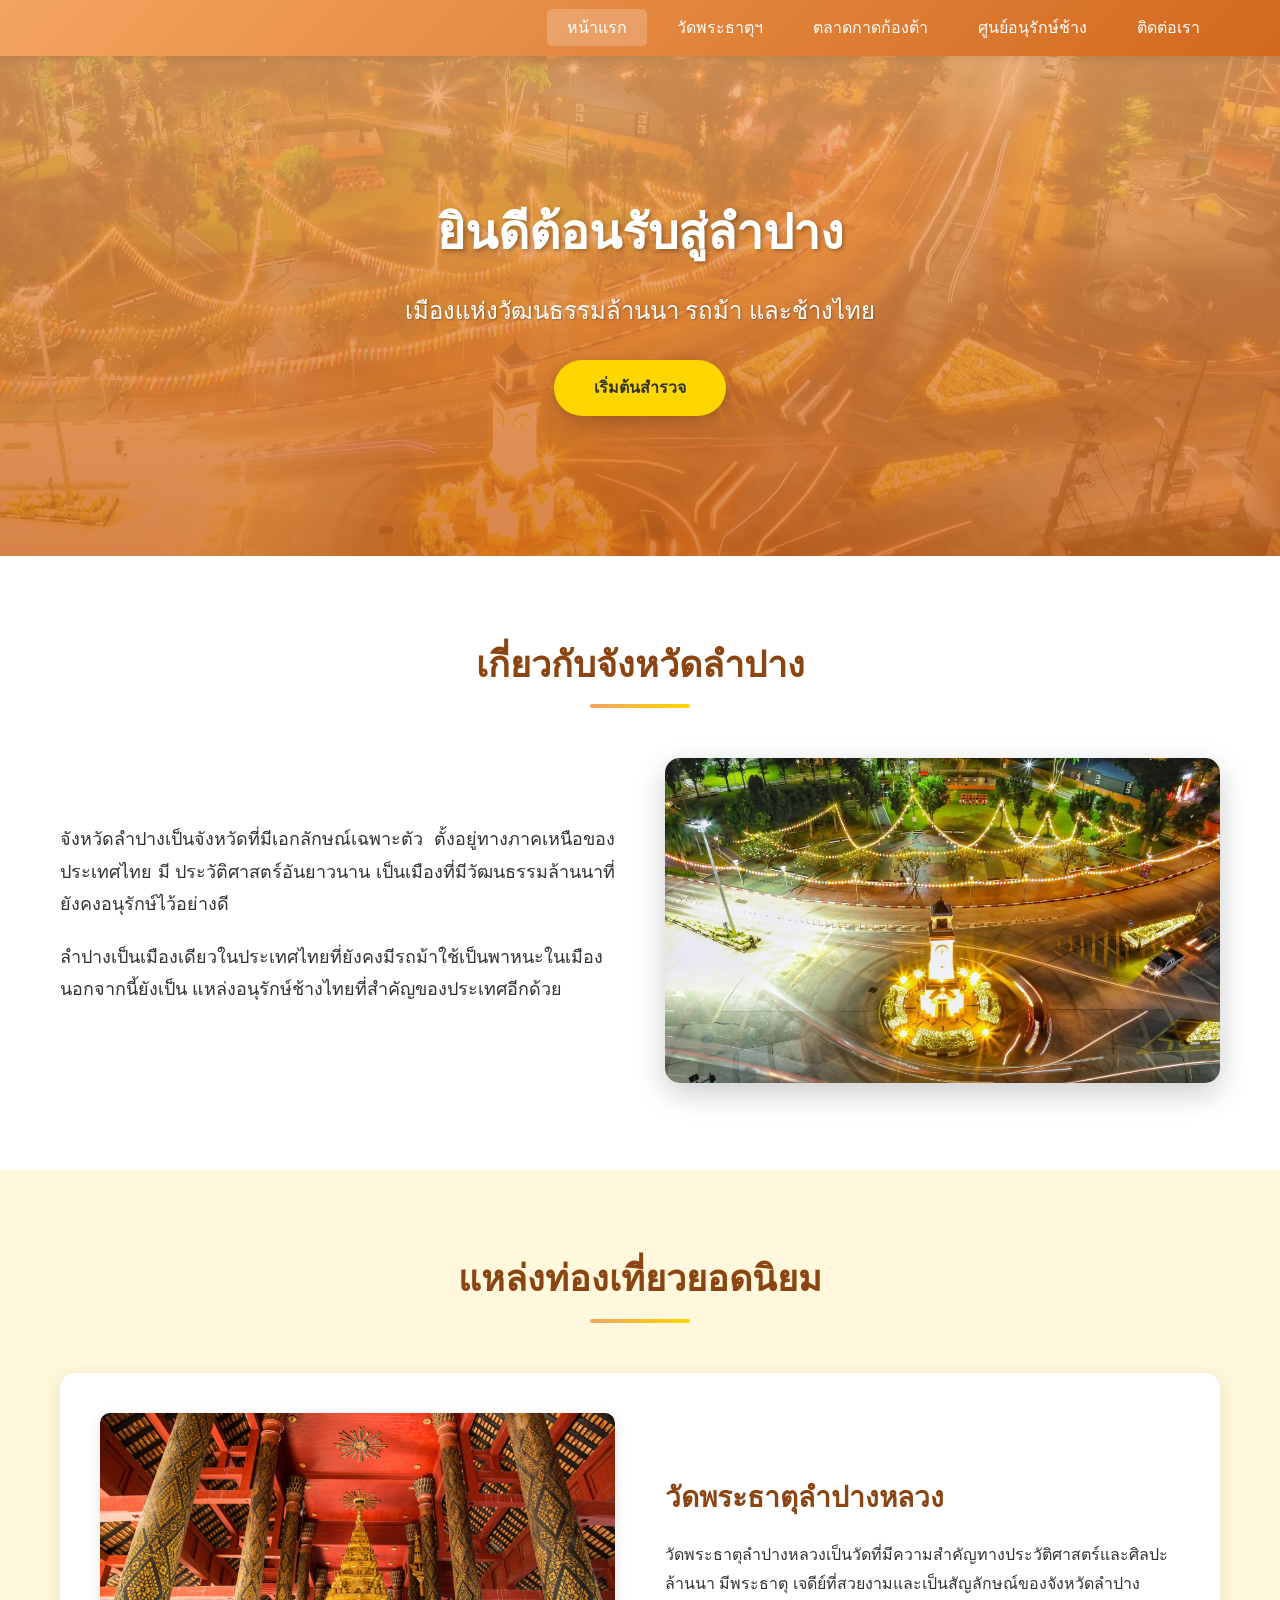
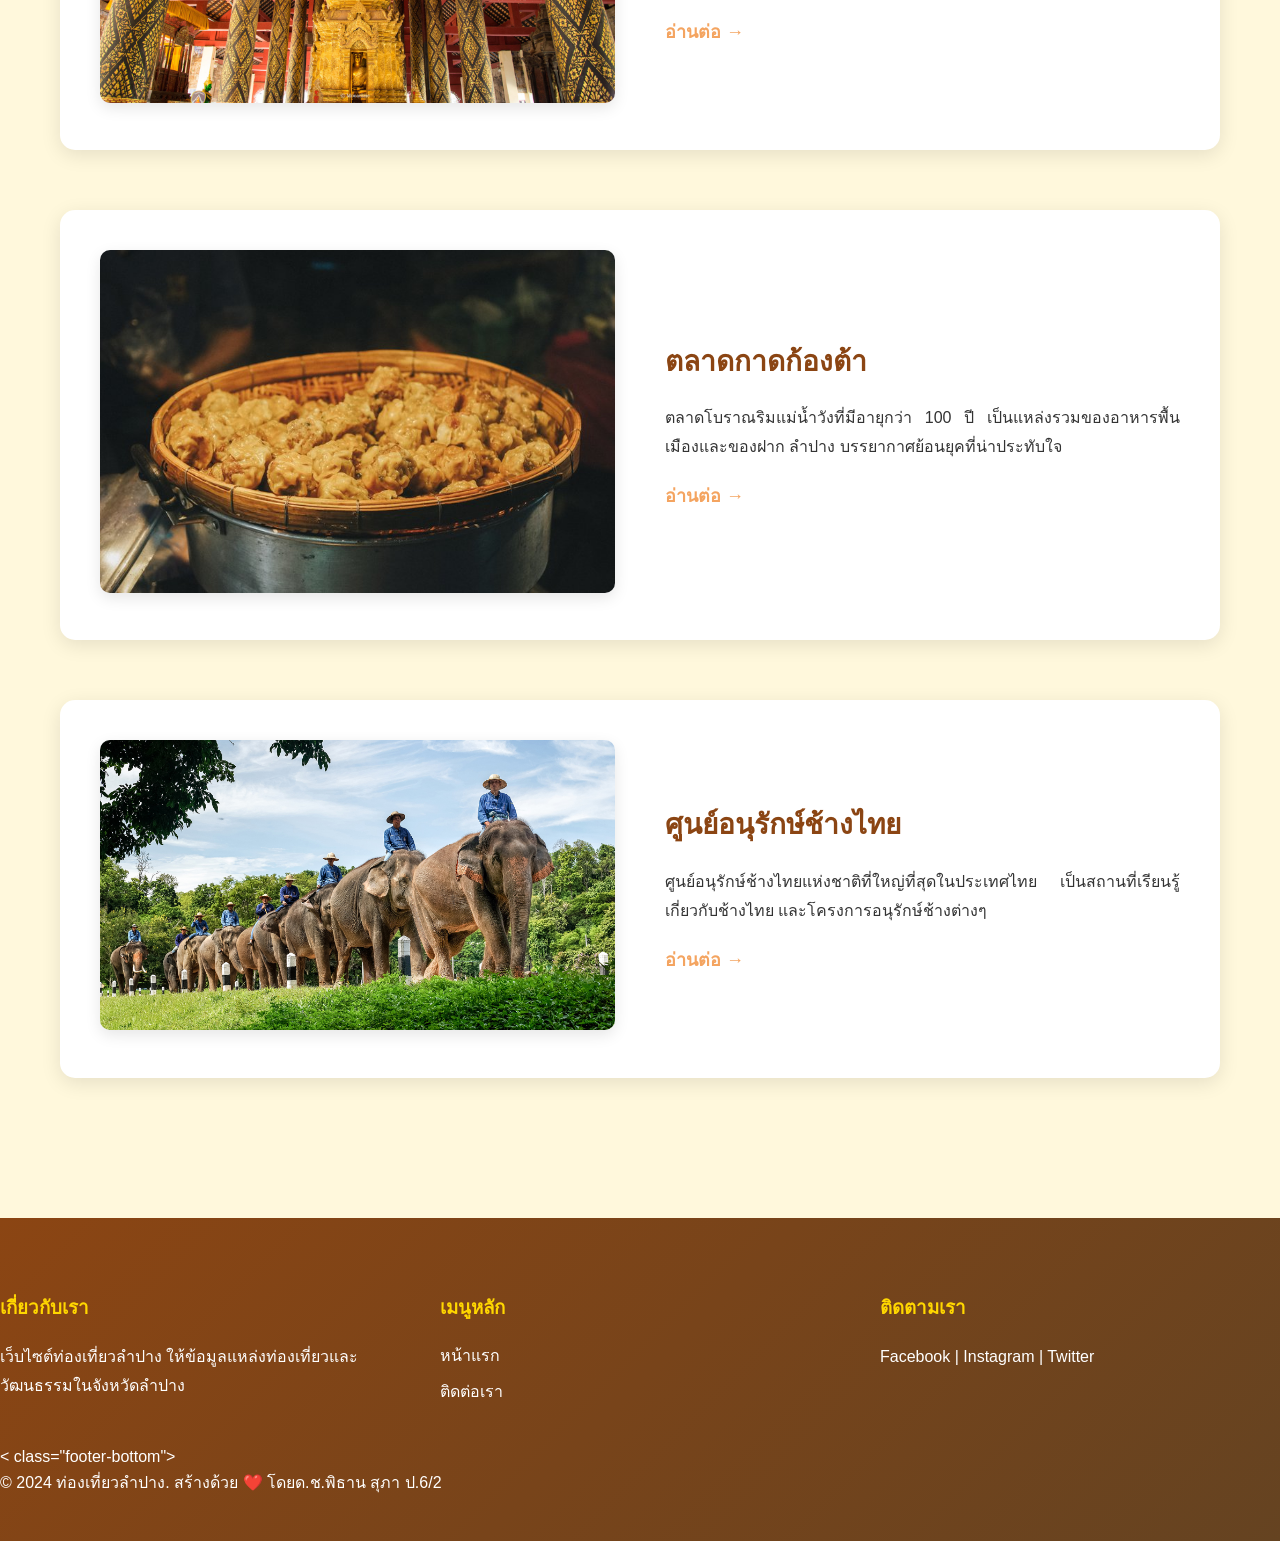
<file: index.html>
<!DOCTYPE html>
 <html lang="th">
 <head>
<meta charset="UTF-8">
<meta name="viewport" content="width=device-width, initial-scale=1.0">
<title>ท่องเที่ยวลำปาง - เมืองรถม้า</title>
<link rel="stylesheet" href="styles.css">
 </head>
<body>
<!-- Header และ Navigation -->
<header>
<div class="container">
<div class="logo">
<h1>
</div>
<nav>
<ul>
<li><a href="index.html" class="active">หน้าแรก </a></li>
<li><a href="wat-phra-that.html">วัดพระธาตุฯ </a></li>
<li><a href="kad-kong-ta.html">ตลาดกาดก้องต้า </a></li>
<li><a href="elephant-center.html">ศูนย์อนุรักษ์ช้าง </a></li>
<li><a href="contact.html">ติดต่อเรา</a></li>
</ul>
</nav>
</div>
</header>

<!-- Hero Section -->
<section class="hero">
<div class="hero-content">
<h2>ยินดีต้อนรับสู่ลำปาง</h2>
<p>เมืองแห่งวัฒนธรรมล้านนา รถม้า และช้างไทย</p>
<a href="#attractions" class="btn">เริ่มต้นสำรวจ</a>
</div>
</section>
<!-- เกี่ยวกับลำปาง -->
<section class="about" id="attractions">
<div class="container">
<h2 class="section-title">เกี่ยวกับจังหวัดลำปาง</h2>
<div class="content-wrapper">
<div class="content-text">
<p>จังหวัดลำปางเป็นจังหวัดที่มีเอกลักษณ์เฉพาะตัว ตั้งอยู่ทางภาคเหนือของประเทศไทย มี
ประวัติศาสตร์อันยาวนาน เป็นเมืองที่มีวัฒนธรรมล้านนาที่ยังคงอนุรักษ์ไว้อย่างดี</p>
<p>ลำปางเป็นเมืองเดียวในประเทศไทยที่ยังคงมีรถม้าใช้เป็นพาหนะในเมือง นอกจากนี้ยังเป็น
แหล่งอนุรักษ์ช้างไทยที่สำคัญของประเทศอีกด้วย</p>
</div>
<div class="content-image">
<img src="images/lampang1.jpg" alt="ลำปาง">
</div>
</div>
</div>
</section>
<!-- แหล่งท่องเที่ยวยอดนิยม -->
<section class="attractions">
<div class="container">
<h2 class="section-title">แหล่งท่องเที่ยวยอดนิยม</h2>
<!-- สถานที่ 1 -->
<div class="attraction-item">
<div class="attraction-image">
<img src="images/Watphrathatlampangluang2.jpg" alt="วัดพระธาตุลำปางหลวง">
</div>
<div class="attraction-content">
<h3>วัดพระธาตุลำปางหลวง</h3>
<p>วัดพระธาตุลำปางหลวงเป็นวัดที่มีความสำคัญทางประวัติศาสตร์และศิลปะล้านนา มีพระธาตุ
เจดีย์ที่สวยงามและเป็นสัญลักษณ์ของจังหวัดลำปาง</p>
<a href="wat-phra-that.html" class="btn-link">อ่านต่อ →</a>
</div>
</div>

<!-- สถานที่ 2 -->
<div class="attraction-item reverse">
<div class="attraction-content">
<h3>ตลาดกาดก้องต้า</h3>
<p>ตลาดโบราณริมแม่น้ำวังที่มีอายุกว่า 100 ปี เป็นแหล่งรวมของอาหารพื้นเมืองและของฝาก
ลำปาง บรรยากาศย้อนยุคที่น่าประทับใจ</p>
<a href="kad-kong-ta.html" class="btn-link">อ่านต่อ →</a>
</div>
<div class="attraction-image">
<img src="images/kongtamarket6.jpg" alt="ตลาดกาดก้องต้า">
</div>
</div>
<!-- สถานที่ 3 -->
<div class="attraction-item">
<div class="attraction-image">
<img src="images/changthai1.jpg" alt="ศูนย์อนุรักษ์ช้างไทย">
</div>
<div class="attraction-content">
<h3>ศูนย์อนุรักษ์ช้างไทย</h3>
<p>ศูนย์อนุรักษ์ช้างไทยแห่งชาติที่ใหญ่ที่สุดในประเทศไทย เป็นสถานที่เรียนรู้เกี่ยวกับช้างไทย
และโครงการอนุรักษ์ช้างต่างๆ</p>
<a href="elephant-center.html" class="btn-link">อ่านต่อ →</a>
</div>
</div>
</div>
</section>
<!-- Footer -->
<footer>
<di class="container">
<div class="footer-content">
<div class="footer-section">
<h3>เกี่ยวกับเรา</h3>
<p>เว็บไซต์ท่องเที่ยวลำปาง ให้ข้อมูลแหล่งท่องเที่ยวและวัฒนธรรมในจังหวัดลำปาง</p>
</div>
<div class="footer-section">
<h3>เมนูหลัก</h3>
<ul>
<li><a href="index.html">หน้าแรก</a></li>
<li><a href="contact.html">ติดต่อเรา</a></li>
</ul>
</div>
<div class="footer-section">
<h3>ติดตามเรา</h3>
<p>Facebook | Instagram | Twitter</p>
</div>
</div>
< class="footer-bottom">
<p>&copy; 2024 ท่องเที่ยวลำปาง. สร้างด้วย ❤️ โดยด.ช.พิธาน สุภา ป.6/2</p>
</div>
</div>
</footer>
</body>
</html>
</file>
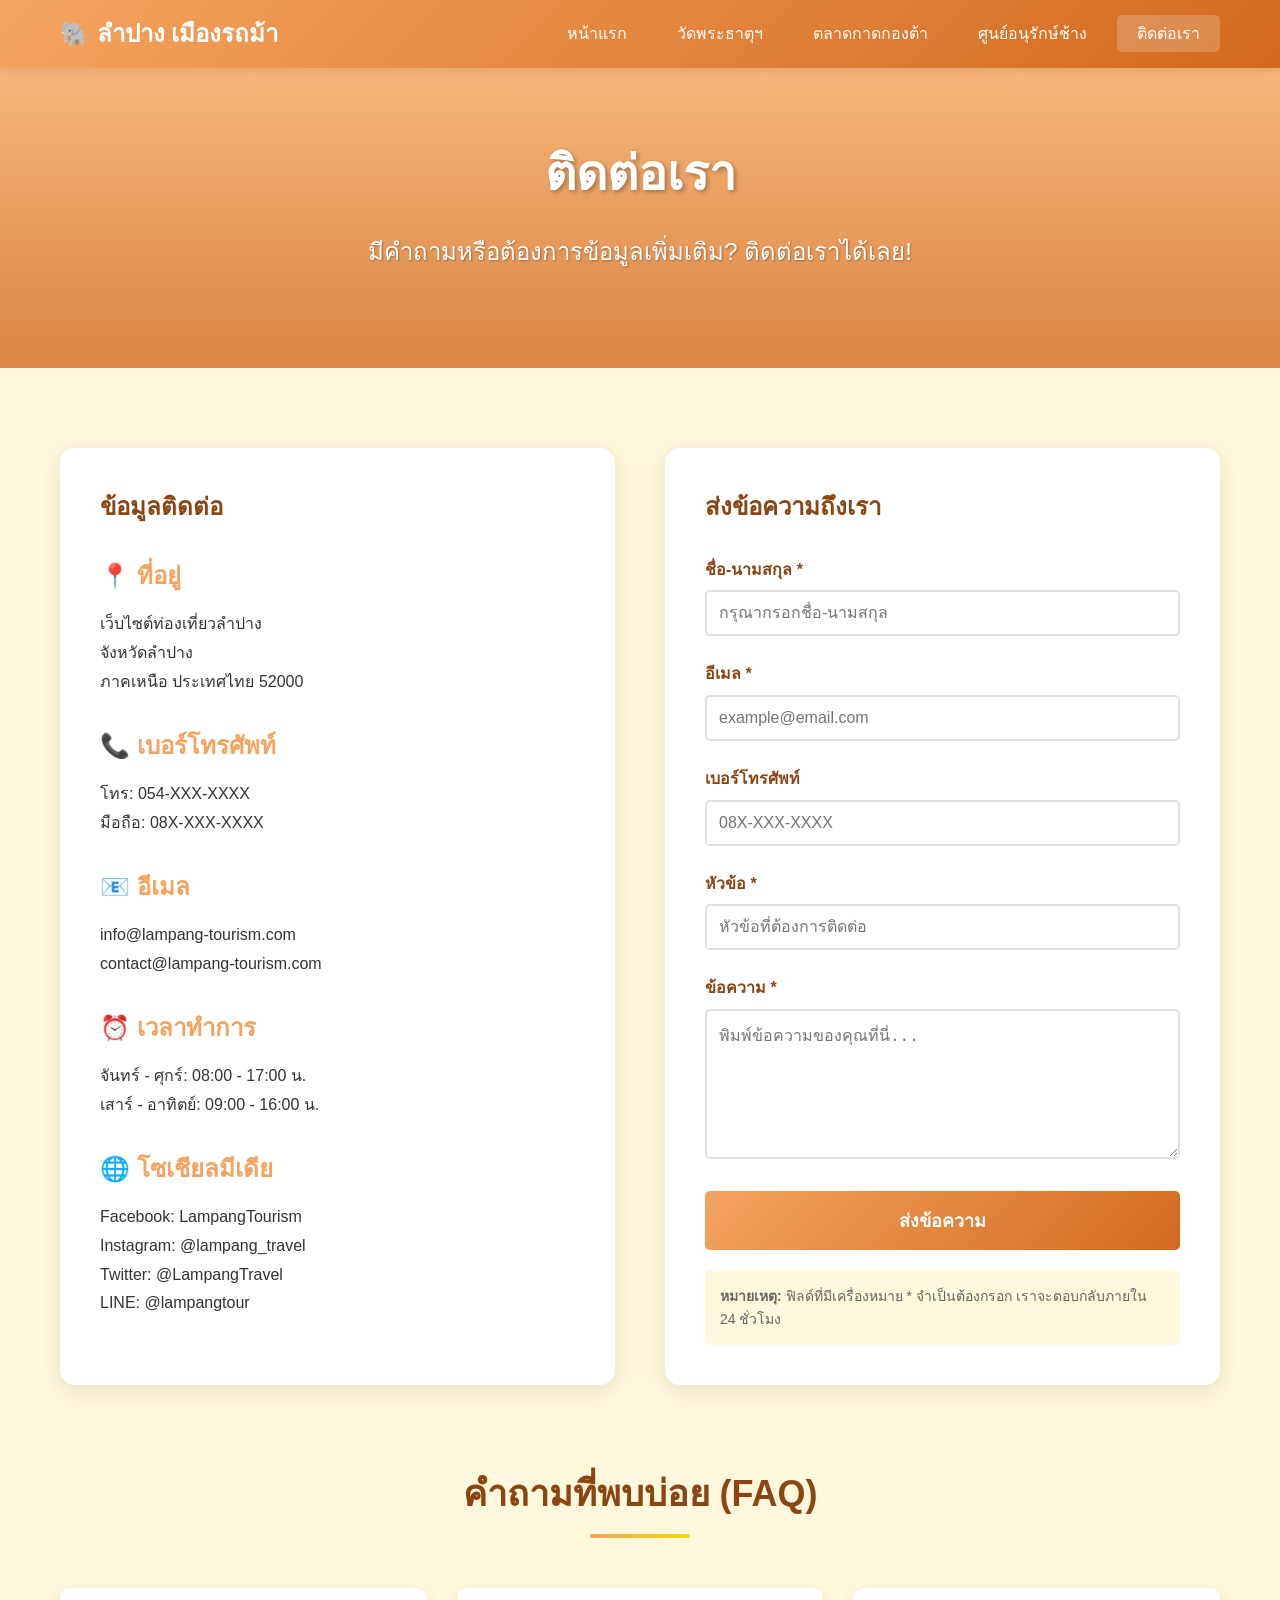
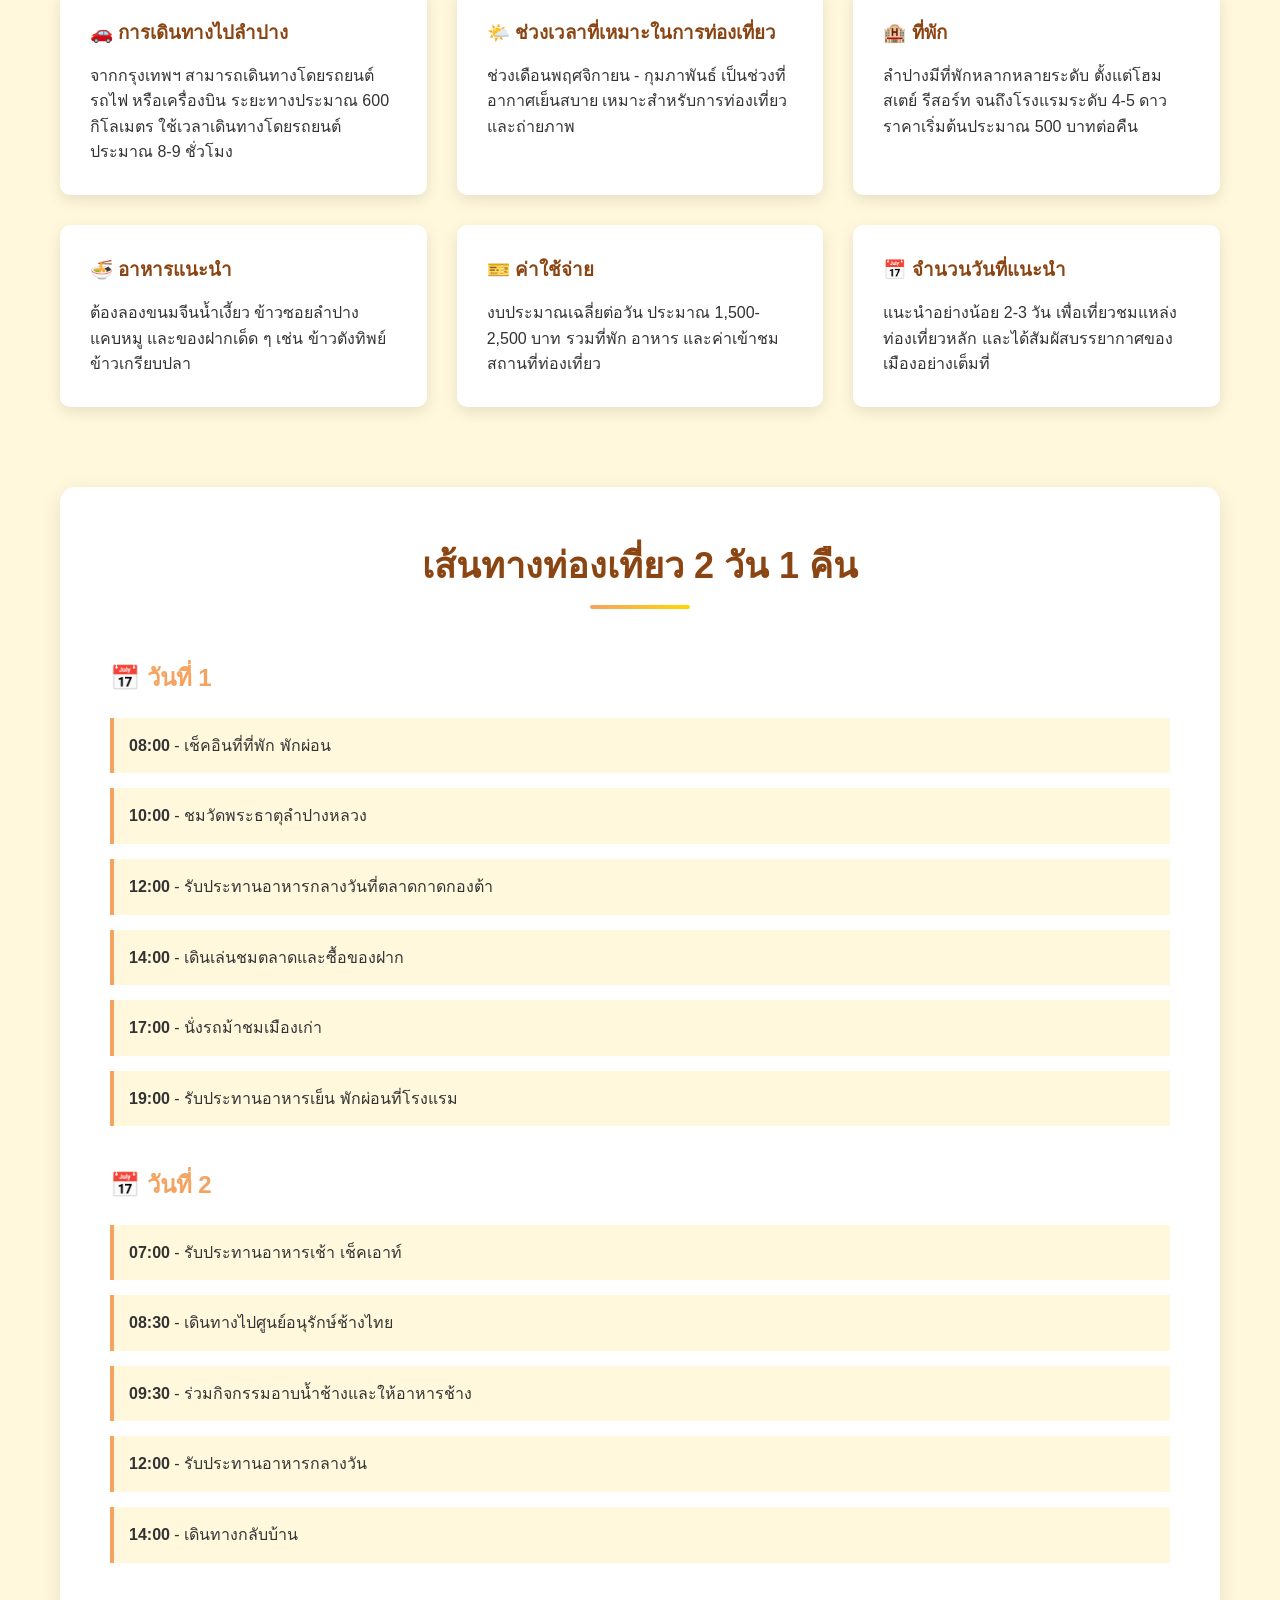
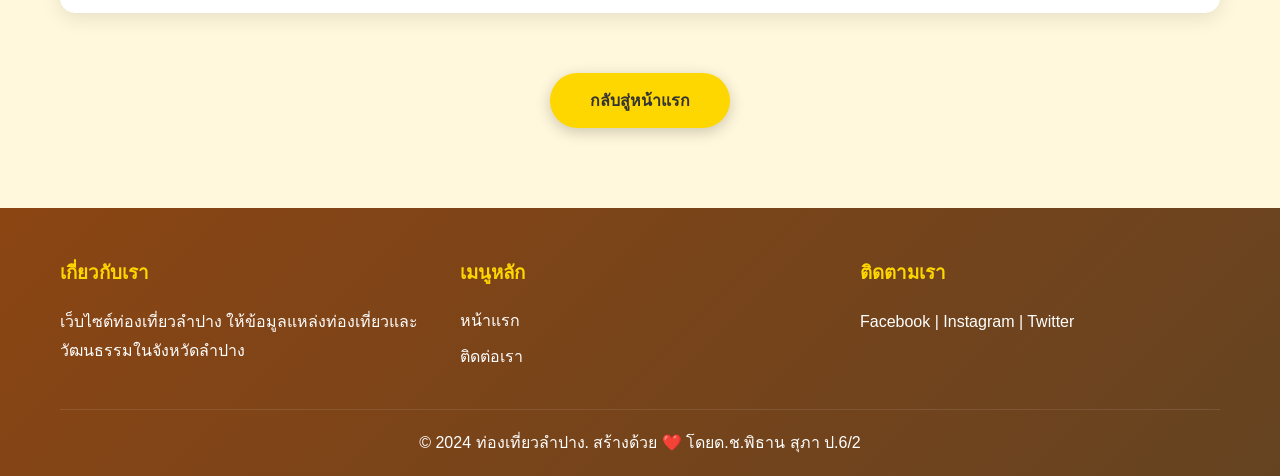
<file: contact.html>
<!DOCTYPE html>
<html lang="th">
<head>
    <meta charset="UTF-8">
    <meta name="viewport" content="width=device-width, initial-scale=1.0">
    <title>ติดต่อเรา - ท่องเที่ยวลำปาง</title>
    <link rel="stylesheet" href="styles.css">
</head>
<body>
    <header>
        <div class="container">
            <div class="logo">
                <h1>🐘 ลำปาง เมืองรถม้า</h1>
            </div>
            <nav>
                <ul>
                    <li><a href="index.html">หน้าแรก</a></li>
                    <li><a href="wat-phra-that.html">วัดพระธาตุฯ</a></li>
                    <li><a href="kad-kong-ta.html">ตลาดกาดกองต้า</a></li>
                    <li><a href="elephant-center.html">ศูนย์อนุรักษ์ช้าง</a></li>
                    <li><a href="contact.html" class="active">ติดต่อเรา</a></li>
                </ul>
            </nav>
        </div>
    </header>

    <section class="hero" style="height: 300px; background-image: linear-gradient(rgba(244, 164, 96, 0.8), rgba(210, 105, 30, 0.8)), url('https://images.unsplash.com/photo-1423666639041-f56000c27a9a?w=1600&h=400&fit=crop');">
        <div class="hero-content">
            <h2>ติดต่อเรา</h2>
            <p>มีคำถามหรือต้องการข้อมูลเพิ่มเติม? ติดต่อเราได้เลย!</p>
        </div>
    </section>

    <section class="contact-section">
        <div class="container">
            <div class="contact-container">
                <div class="contact-info">
                    <h2 style="color: #8B4513; margin-bottom: 30px;">ข้อมูลติดต่อ</h2>
                    
                    <div style="margin-bottom: 30px;">
                        <h3 style="color: #F4A460; margin-bottom: 15px;">📍 ที่อยู่</h3>
                        <p>เว็บไซต์ท่องเที่ยวลำปาง<br>
                        จังหวัดลำปาง<br>
                        ภาคเหนือ ประเทศไทย 52000</p>
                    </div>

                    <div style="margin-bottom: 30px;">
                        <h3 style="color: #F4A460; margin-bottom: 15px;">📞 เบอร์โทรศัพท์</h3>
                        <p>โทร: 054-XXX-XXXX<br>
                        มือถือ: 08X-XXX-XXXX</p>
                    </div>

                    <div style="margin-bottom: 30px;">
                        <h3 style="color: #F4A460; margin-bottom: 15px;">📧 อีเมล</h3>
                        <p>info@lampang-tourism.com<br>
                        contact@lampang-tourism.com</p>
                    </div>

                    <div style="margin-bottom: 30px;">
                        <h3 style="color: #F4A460; margin-bottom: 15px;">⏰ เวลาทำการ</h3>
                        <p>จันทร์ - ศุกร์: 08:00 - 17:00 น.<br>
                        เสาร์ - อาทิตย์: 09:00 - 16:00 น.</p>
                    </div>

                    <div>
                        <h3 style="color: #F4A460; margin-bottom: 15px;">🌐 โซเชียลมีเดีย</h3>
                        <p>Facebook: LampangTourism<br>
                        Instagram: @lampang_travel<br>
                        Twitter: @LampangTravel<br>
                        LINE: @lampangtour</p>
                    </div>
                </div>

                <div class="contact-form">
                    <h2 style="color: #8B4513; margin-bottom: 30px;">ส่งข้อความถึงเรา</h2>
                    <form>
                        <div class="form-group">
                            <label for="name">ชื่อ-นามสกุล *</label>
                            <input type="text" id="name" name="name" required placeholder="กรุณากรอกชื่อ-นามสกุล">
                        </div>

                        <div class="form-group">
                            <label for="email">อีเมล *</label>
                            <input type="email" id="email" name="email" required placeholder="example@email.com">
                        </div>

                        <div class="form-group">
                            <label for="phone">เบอร์โทรศัพท์</label>
                            <input type="tel" id="phone" name="phone" placeholder="08X-XXX-XXXX">
                        </div>

                        <div class="form-group">
                            <label for="subject">หัวข้อ *</label>
                            <input type="text" id="subject" name="subject" required placeholder="หัวข้อที่ต้องการติดต่อ">
                        </div>

                        <div class="form-group">
                            <label for="message">ข้อความ *</label>
                            <textarea id="message" name="message" required placeholder="พิมพ์ข้อความของคุณที่นี่..."></textarea>
                        </div>

                        <button type="submit" class="submit-btn">ส่งข้อความ</button>
                    </form>

                    <div style="margin-top: 20px; padding: 15px; background-color: #FFF8DC; border-radius: 5px;">
                        <p style="font-size: 14px; color: #666; margin: 0;">
                            <strong>หมายเหตุ:</strong> ฟิลด์ที่มีเครื่องหมาย * จำเป็นต้องกรอก เราจะตอบกลับภายใน 24 ชั่วโมง
                        </p>
                    </div>
                </div>
            </div>

            <div style="margin-top: 80px;">
                <h2 class="section-title">คำถามที่พบบ่อย (FAQ)</h2>
                <div style="display: grid; grid-template-columns: repeat(auto-fit, minmax(300px, 1fr)); gap: 30px;">
                    <div style="background-color: white; padding: 30px; border-radius: 10px; box-shadow: 0 5px 15px rgba(0,0,0,0.1);">
                        <h3 style="color: #8B4513; margin-bottom: 15px;">🚗 การเดินทางไปลำปาง</h3>
                        <p>จากกรุงเทพฯ สามารถเดินทางโดยรถยนต์ รถไฟ หรือเครื่องบิน ระยะทางประมาณ 600 กิโลเมตร ใช้เวลาเดินทางโดยรถยนต์ประมาณ 8-9 ชั่วโมง</p>
                    </div>

                    <div style="background-color: white; padding: 30px; border-radius: 10px; box-shadow: 0 5px 15px rgba(0,0,0,0.1);">
                        <h3 style="color: #8B4513; margin-bottom: 15px;">🌤️ ช่วงเวลาที่เหมาะในการท่องเที่ยว</h3>
                        <p>ช่วงเดือนพฤศจิกายน - กุมภาพันธ์ เป็นช่วงที่อากาศเย็นสบาย เหมาะสำหรับการท่องเที่ยวและถ่ายภาพ</p>
                    </div>

                    <div style="background-color: white; padding: 30px; border-radius: 10px; box-shadow: 0 5px 15px rgba(0,0,0,0.1);">
                        <h3 style="color: #8B4513; margin-bottom: 15px;">🏨 ที่พัก</h3>
                        <p>ลำปางมีที่พักหลากหลายระดับ ตั้งแต่โฮมสเตย์ รีสอร์ท จนถึงโรงแรมระดับ 4-5 ดาว ราคาเริ่มต้นประมาณ 500 บาทต่อคืน</p>
                    </div>

                    <div style="background-color: white; padding: 30px; border-radius: 10px; box-shadow: 0 5px 15px rgba(0,0,0,0.1);">
                        <h3 style="color: #8B4513; margin-bottom: 15px;">🍜 อาหารแนะนำ</h3>
                        <p>ต้องลองขนมจีนน้ำเงี้ยว ข้าวซอยลำปาง แคบหมู และของฝากเด็ด ๆ เช่น ข้าวตังทิพย์ ข้าวเกรียบปลา</p>
                    </div>

                    <div style="background-color: white; padding: 30px; border-radius: 10px; box-shadow: 0 5px 15px rgba(0,0,0,0.1);">
                        <h3 style="color: #8B4513; margin-bottom: 15px;">🎫 ค่าใช้จ่าย</h3>
                        <p>งบประมาณเฉลี่ยต่อวัน ประมาณ 1,500-2,500 บาท รวมที่พัก อาหาร และค่าเข้าชมสถานที่ท่องเที่ยว</p>
                    </div>

                    <div style="background-color: white; padding: 30px; border-radius: 10px; box-shadow: 0 5px 15px rgba(0,0,0,0.1);">
                        <h3 style="color: #8B4513; margin-bottom: 15px;">📅 จำนวนวันที่แนะนำ</h3>
                        <p>แนะนำอย่างน้อย 2-3 วัน เพื่อเที่ยวชมแหล่งท่องเที่ยวหลัก และได้สัมผัสบรรยากาศของเมืองอย่างเต็มที่</p>
                    </div>
                </div>
            </div>

            <div style="margin-top: 80px; background-color: white; padding: 50px; border-radius: 15px; box-shadow: 0 5px 20px rgba(0,0,0,0.1);">
                <h2 class="section-title">เส้นทางท่องเที่ยว 2 วัน 1 คืน</h2>
                
                <div style="margin-bottom: 40px;">
                    <h3 style="color: #F4A460; margin-bottom: 20px; font-size: 24px;">📅 วันที่ 1</h3>
                    <ul style="list-style: none; padding-left: 0;">
                        <li style="padding: 15px; border-left: 4px solid #F4A460; margin-bottom: 15px; background-color: #FFF8DC;">
                            <strong>08:00</strong> - เช็คอินที่ที่พัก พักผ่อน
                        </li>
                        <li style="padding: 15px; border-left: 4px solid #F4A460; margin-bottom: 15px; background-color: #FFF8DC;">
                            <strong>10:00</strong> - ชมวัดพระธาตุลำปางหลวง
                        </li>
                        <li style="padding: 15px; border-left: 4px solid #F4A460; margin-bottom: 15px; background-color: #FFF8DC;">
                            <strong>12:00</strong> - รับประทานอาหารกลางวันที่ตลาดกาดกองต้า
                        </li>
                        <li style="padding: 15px; border-left: 4px solid #F4A460; margin-bottom: 15px; background-color: #FFF8DC;">
                            <strong>14:00</strong> - เดินเล่นชมตลาดและซื้อของฝาก
                        </li>
                        <li style="padding: 15px; border-left: 4px solid #F4A460; margin-bottom: 15px; background-color: #FFF8DC;">
                            <strong>17:00</strong> - นั่งรถม้าชมเมืองเก่า
                        </li>
                        <li style="padding: 15px; border-left: 4px solid #F4A460; background-color: #FFF8DC;">
                            <strong>19:00</strong> - รับประทานอาหารเย็น พักผ่อนที่โรงแรม
                        </li>
                    </ul>
                </div>

                <div>
                    <h3 style="color: #F4A460; margin-bottom: 20px; font-size: 24px;">📅 วันที่ 2</h3>
                    <ul style="list-style: none; padding-left: 0;">
                        <li style="padding: 15px; border-left: 4px solid #F4A460; margin-bottom: 15px; background-color: #FFF8DC;">
                            <strong>07:00</strong> - รับประทานอาหารเช้า เช็คเอาท์
                        </li>
                        <li style="padding: 15px; border-left: 4px solid #F4A460; margin-bottom: 15px; background-color: #FFF8DC;">
                            <strong>08:30</strong> - เดินทางไปศูนย์อนุรักษ์ช้างไทย
                        </li>
                        <li style="padding: 15px; border-left: 4px solid #F4A460; margin-bottom: 15px; background-color: #FFF8DC;">
                            <strong>09:30</strong> - ร่วมกิจกรรมอาบน้ำช้างและให้อาหารช้าง
                        </li>
                        <li style="padding: 15px; border-left: 4px solid #F4A460; margin-bottom: 15px; background-color: #FFF8DC;">
                            <strong>12:00</strong> - รับประทานอาหารกลางวัน
                        </li>
                        <li style="padding: 15px; border-left: 4px solid #F4A460; background-color: #FFF8DC;">
                            <strong>14:00</strong> - เดินทางกลับบ้าน
                        </li>
                    </ul>
                </div>
            </div>

            <div style="margin-top: 60px; text-align: center;">
                <a href="index.html" class="btn">กลับสู่หน้าแรก</a>
            </div>
        </div>
    </section>

    <footer>
        <div class="container">
            <div class="footer-content">
                <div class="footer-section">
                    <h3>เกี่ยวกับเรา</h3>
                    <p>เว็บไซต์ท่องเที่ยวลำปาง ให้ข้อมูลแหล่งท่องเที่ยวและวัฒนธรรมในจังหวัดลำปาง</p>
                </div>
                <div class="footer-section">
                    <h3>เมนูหลัก</h3>
                    <ul>
                        <li><a href="index.html">หน้าแรก</a></li>
                        <li><a href="contact.html">ติดต่อเรา</a></li>
                    </ul>
                </div>
                <div class="footer-section">
                    <h3>ติดตามเรา</h3>
                    <p>Facebook | Instagram | Twitter</p>
                </div>
            </div>
            <div class="footer-bottom">
                <p>&copy; 2024 ท่องเที่ยวลำปาง. สร้างด้วย ❤️ โดยด.ช.พิธาน สุภา ป.6/2</p>
            </div>
        </div>
    </footer>
</body>
</html>
</file>
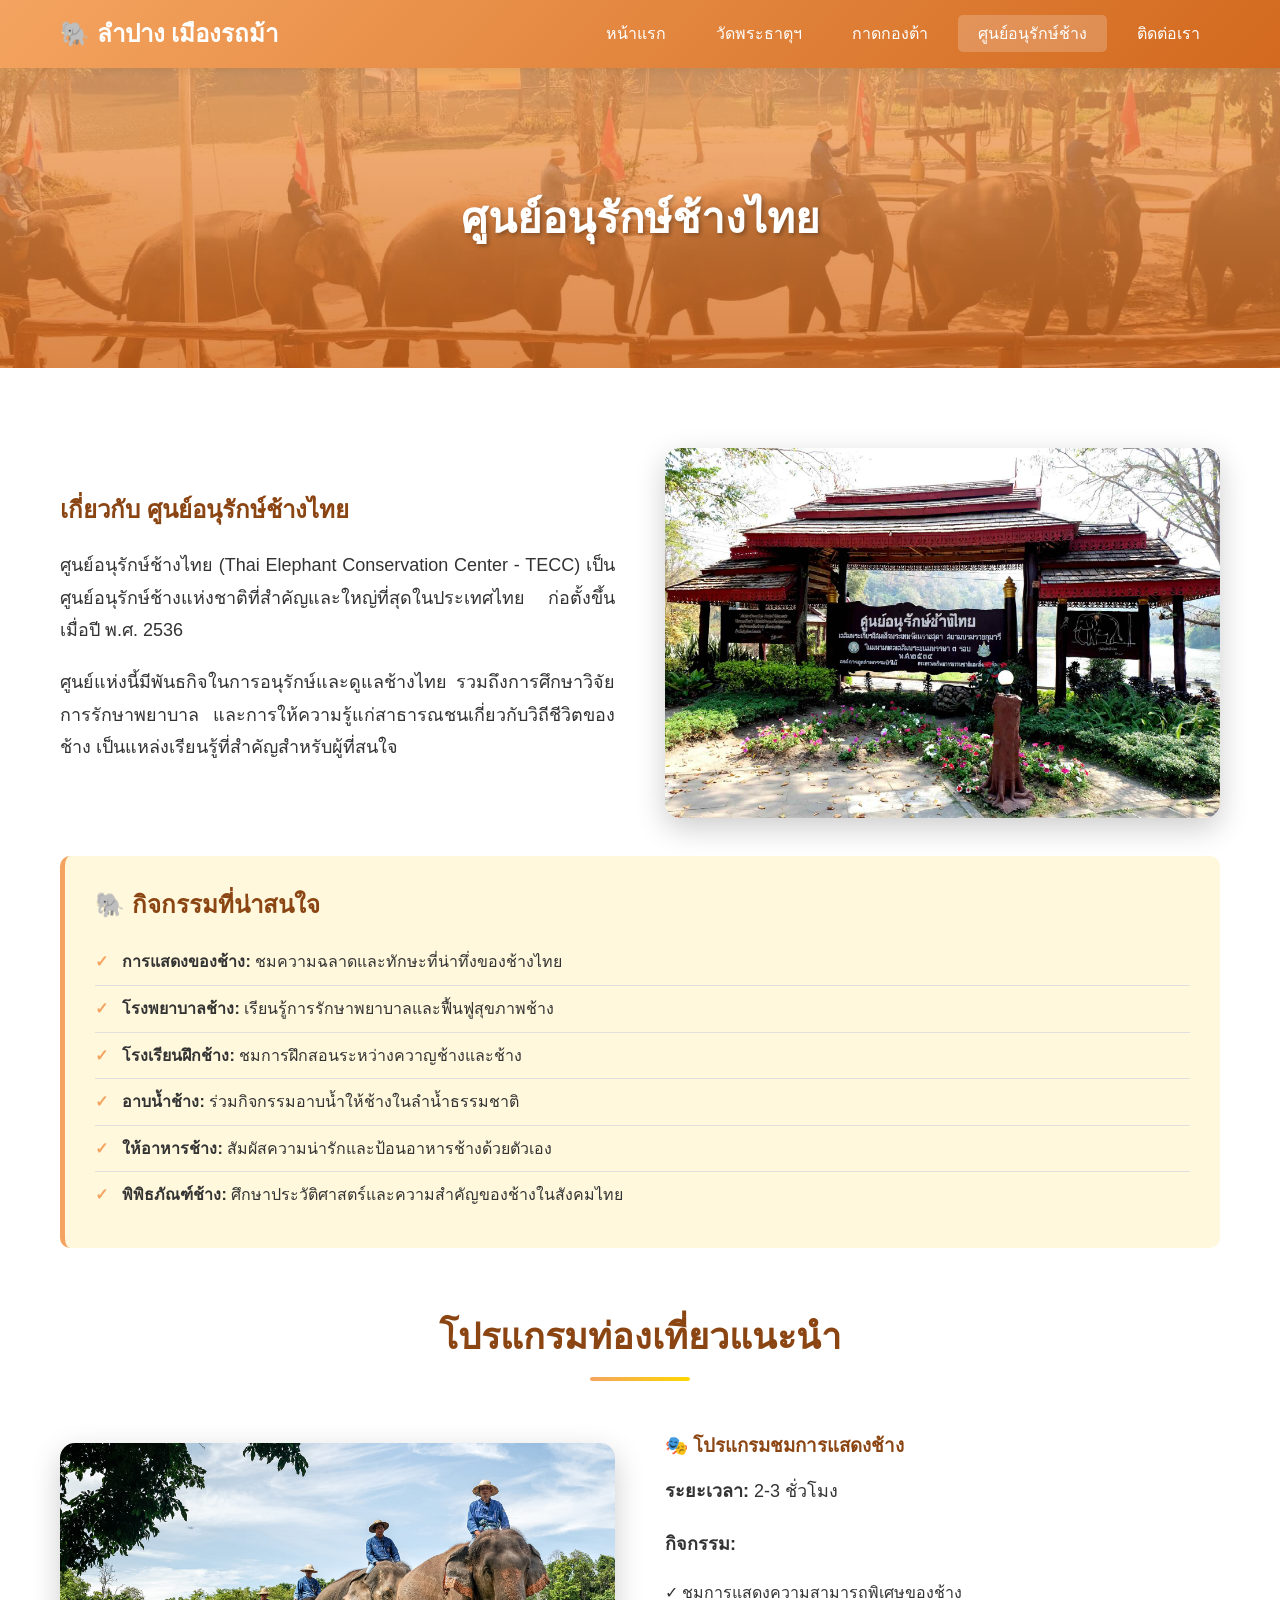
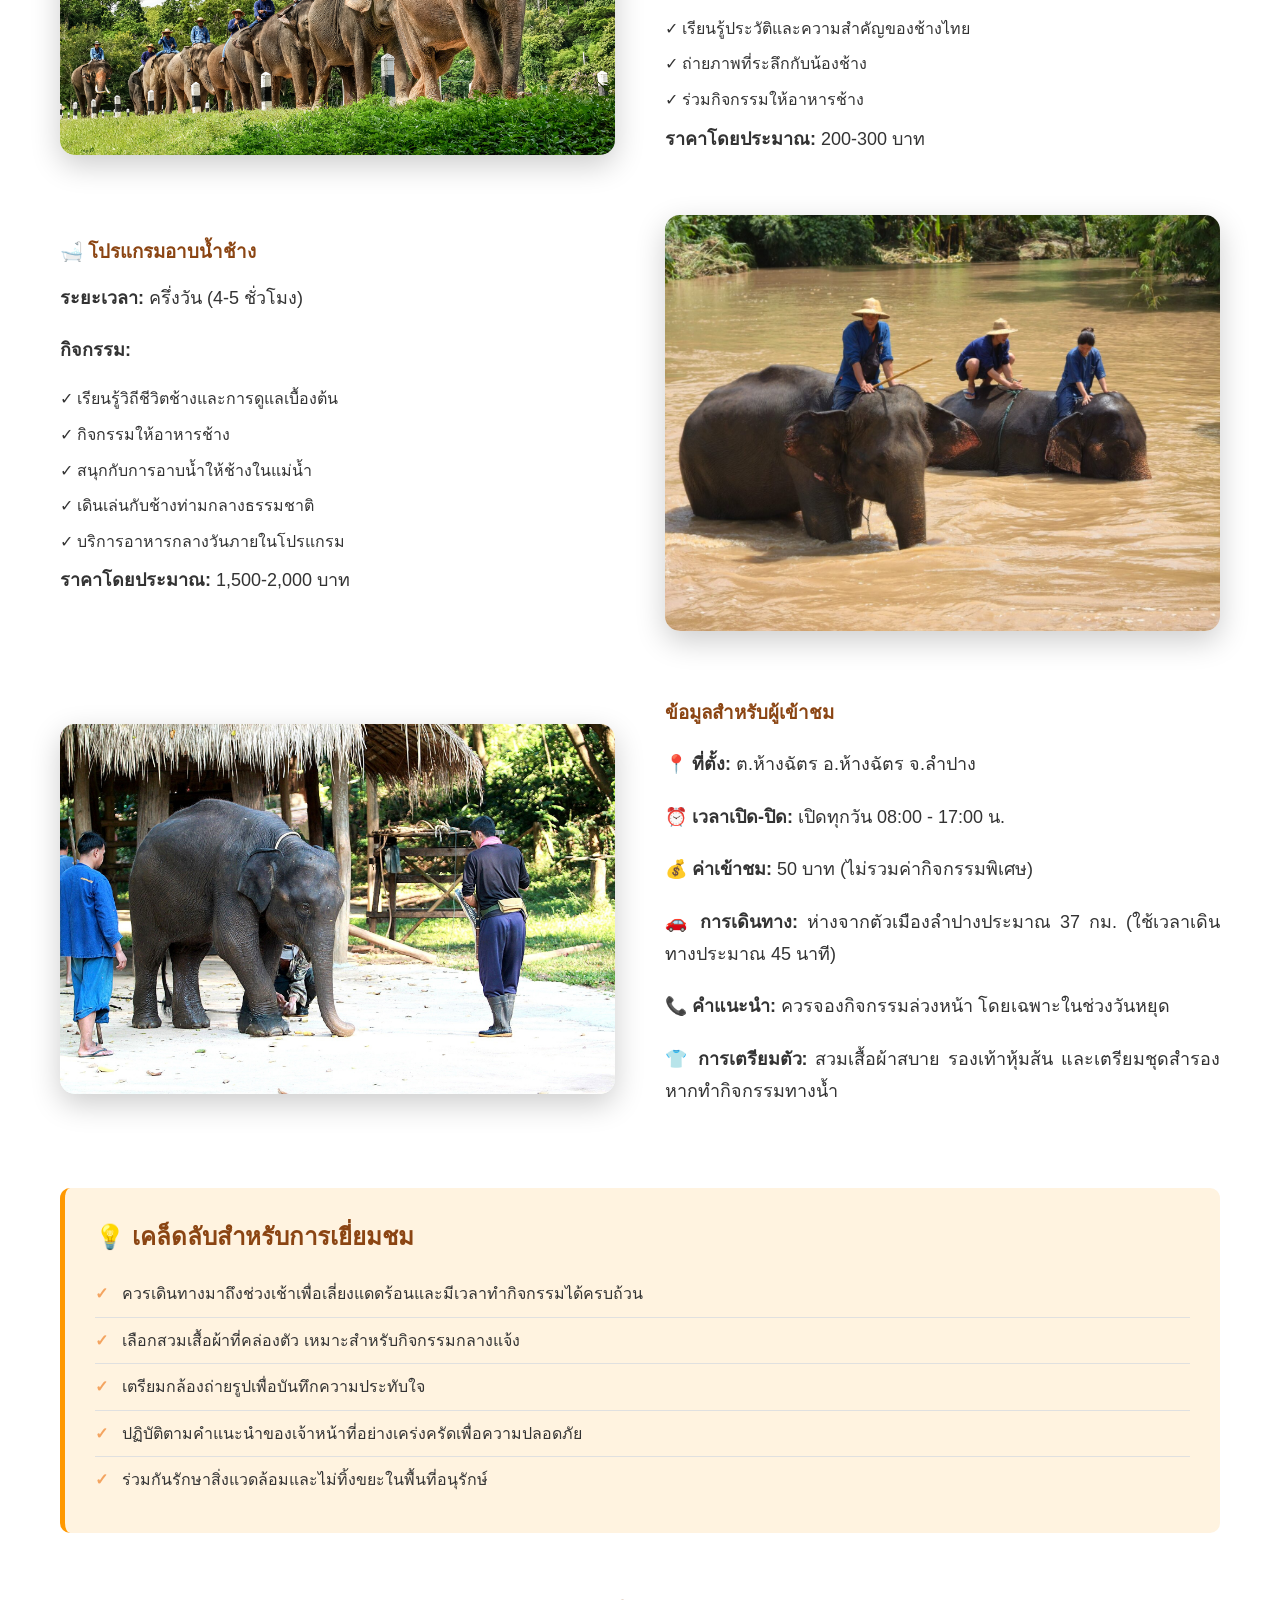
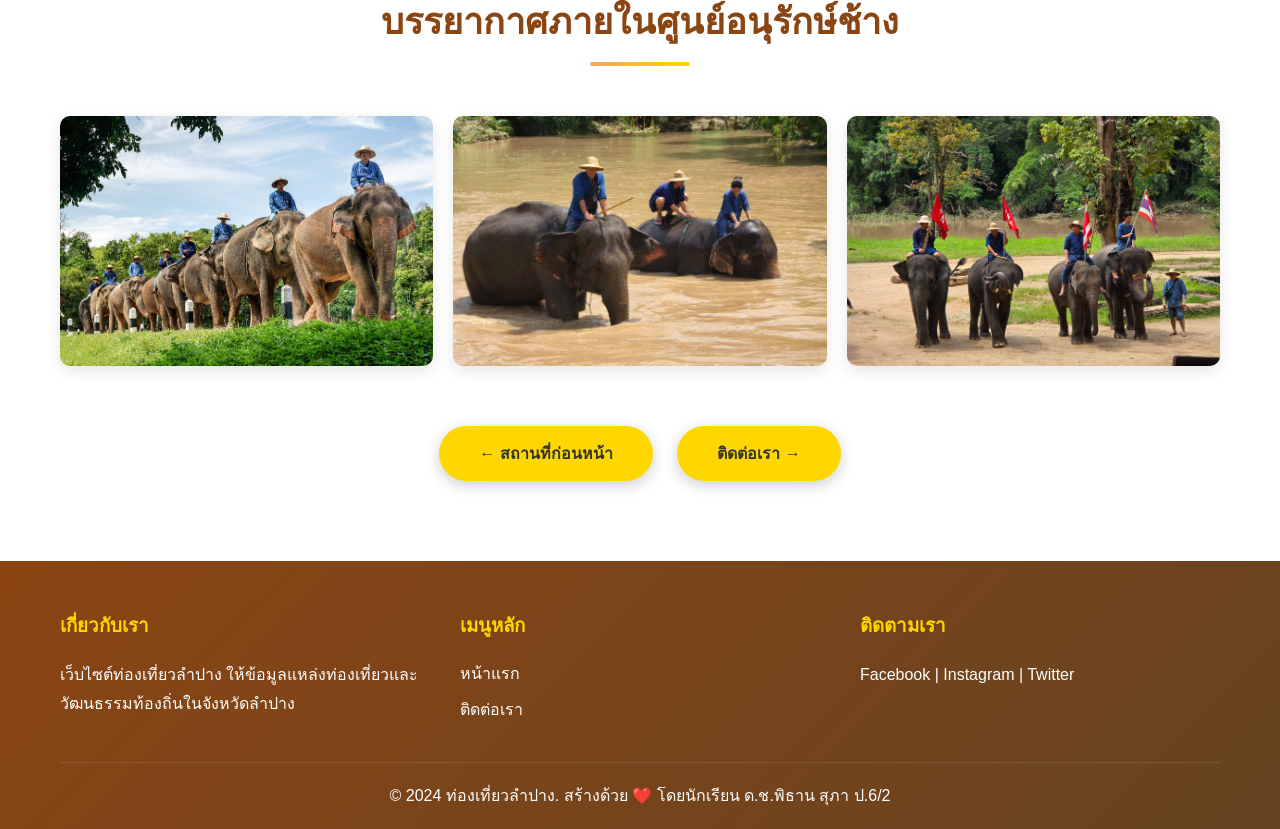
<file: elephant-center.html>
<!DOCTYPE html>
<html lang="th">
<head>
    <meta charset="UTF-8">
    <meta name="viewport" content="width=device-width, initial-scale=1.0">
    <title>ศูนย์อนุรักษ์ช้างไทย - ท่องเที่ยวลำปาง</title>
    <link rel="stylesheet" href="styles.css">
</head>
<body>
    <header>
        <div class="container">
            <div class="logo">
                <h1>🐘 ลำปาง เมืองรถม้า</h1>
            </div>
            <nav>
                <ul>
                    <li><a href="index.html">หน้าแรก</a></li>
                    <li><a href="wat-phra-that.html">วัดพระธาตุฯ</a></li>
                    <li><a href="kad-kong-ta.html">กาดกองต้า</a></li>
                    <li><a href="elephant-center.html" class="active">ศูนย์อนุรักษ์ช้าง</a></li>
                    <li><a href="contact.html">ติดต่อเรา</a></li>
                </ul>
            </nav>
        </div>
    </header>

    <section class="detail-hero" style="background-image: linear-gradient(rgba(244, 164, 96, 0.8), rgba(210, 105, 30, 0.8)), url('images/changthai0.jpeg');">
        <h2>ศูนย์อนุรักษ์ช้างไทย</h2>
    </section>

    <section class="detail-content">
        <div class="container">
            <div class="content-wrapper">
                <div class="content-text">
                    <h2 style="color: #8B4513; margin-bottom: 20px;">เกี่ยวกับ ศูนย์อนุรักษ์ช้างไทย</h2>
                    <p>ศูนย์อนุรักษ์ช้างไทย (Thai Elephant Conservation Center - TECC) เป็นศูนย์อนุรักษ์ช้างแห่งชาติที่สำคัญและใหญ่ที่สุดในประเทศไทย ก่อตั้งขึ้นเมื่อปี พ.ศ. 2536</p>
                    <p>ศูนย์แห่งนี้มีพันธกิจในการอนุรักษ์และดูแลช้างไทย รวมถึงการศึกษาวิจัย การรักษาพยาบาล และการให้ความรู้แก่สาธารณชนเกี่ยวกับวิถีชีวิตของช้าง เป็นแหล่งเรียนรู้ที่สำคัญสำหรับผู้ที่สนใจ</p>
                </div>
                <div class="content-image">
                    <img src="images/changthai01.jpeg" alt="ศูนย์อนุรักษ์ช้างไทย">
                </div>
            </div>

            <div class="info-box">
                <h3>🐘 กิจกรรมที่น่าสนใจ</h3>
                <ul>
                    <li><strong>การแสดงของช้าง:</strong> ชมความฉลาดและทักษะที่น่าทึ่งของช้างไทย</li>
                    <li><strong>โรงพยาบาลช้าง:</strong> เรียนรู้การรักษาพยาบาลและฟื้นฟูสุขภาพช้าง</li>
                    <li><strong>โรงเรียนฝึกช้าง:</strong> ชมการฝึกสอนระหว่างควาญช้างและช้าง</li>
                    <li><strong>อาบน้ำช้าง:</strong> ร่วมกิจกรรมอาบน้ำให้ช้างในลำน้ำธรรมชาติ</li>
                    <li><strong>ให้อาหารช้าง:</strong> สัมผัสความน่ารักและป้อนอาหารช้างด้วยตัวเอง</li>
                    <li><strong>พิพิธภัณฑ์ช้าง:</strong> ศึกษาประวัติศาสตร์และความสำคัญของช้างในสังคมไทย</li>
                </ul>
            </div>

            <div style="margin-top: 60px;">
                <h2 class="section-title">โปรแกรมท่องเที่ยวแนะนำ</h2>

                <div class="content-wrapper" style="margin-bottom: 40px;">
                    <div class="content-image">
                        <img src="images/changthai1.jpg" alt="การแสดงช้าง">
                    </div>
                    <div class="content-text">
                        <h3 style="color: #8B4513; margin-bottom: 15px;">🎭 โปรแกรมชมการแสดงช้าง</h3>
                        <p><strong>ระยะเวลา:</strong> 2-3 ชั่วโมง</p>
                        <p><strong>กิจกรรม:</strong></p>
                        <ul style="list-style: none; padding-left: 0;">
                            <li style="margin-bottom: 10px;">✓ ชมการแสดงความสามารถพิเศษของช้าง</li>
                            <li style="margin-bottom: 10px;">✓ เรียนรู้ประวัติและความสำคัญของช้างไทย</li>
                            <li style="margin-bottom: 10px;">✓ ถ่ายภาพที่ระลึกกับน้องช้าง</li>
                            <li style="margin-bottom: 10px;">✓ ร่วมกิจกรรมให้อาหารช้าง</li>
                        </ul>
                        <p><strong>ราคาโดยประมาณ:</strong> 200-300 บาท</p>
                    </div>
                </div>

                <div class="content-wrapper">
                    <div class="content-text">
                        <h3 style="color: #8B4513; margin-bottom: 15px;">🛁 โปรแกรมอาบน้ำช้าง</h3>
                        <p><strong>ระยะเวลา:</strong> ครึ่งวัน (4-5 ชั่วโมง)</p>
                        <p><strong>กิจกรรม:</strong></p>
                        <ul style="list-style: none; padding-left: 0;">
                            <li style="margin-bottom: 10px;">✓ เรียนรู้วิถีชีวิตช้างและการดูแลเบื้องต้น</li>
                            <li style="margin-bottom: 10px;">✓ กิจกรรมให้อาหารช้าง</li>
                            <li style="margin-bottom: 10px;">✓ สนุกกับการอาบน้ำให้ช้างในแม่น้ำ</li>
                            <li style="margin-bottom: 10px;">✓ เดินเล่นกับช้างท่ามกลางธรรมชาติ</li>
                            <li style="margin-bottom: 10px;">✓ บริการอาหารกลางวันภายในโปรแกรม</li>
                        </ul>
                        <p><strong>ราคาโดยประมาณ:</strong> 1,500-2,000 บาท</p>
                    </div>
                    <div class="content-image">
                        <img src="images/changthai2.jpg" alt="อาบน้ำช้าง">
                    </div>
                </div>
            </div>

            <div class="content-wrapper" style="margin-top: 60px;">
                <div class="content-image">
                    <img src="images/changthai6.jpg" alt="ช้างน้อย">
                </div>
                <div class="content-text">
                    <h3 style="color: #8B4513; margin-bottom: 20px;">ข้อมูลสำหรับผู้เข้าชม</h3>
                    <p><strong>📍 ที่ตั้ง:</strong> ต.ห้างฉัตร อ.ห้างฉัตร จ.ลำปาง</p>
                    <p><strong>⏰ เวลาเปิด-ปิด:</strong> เปิดทุกวัน 08:00 - 17:00 น.</p>
                    <p><strong>💰 ค่าเข้าชม:</strong> 50 บาท (ไม่รวมค่ากิจกรรมพิเศษ)</p>
                    <p><strong>🚗 การเดินทาง:</strong> ห่างจากตัวเมืองลำปางประมาณ 37 กม. (ใช้เวลาเดินทางประมาณ 45 นาที)</p>
                    <p><strong>📞 คำแนะนำ:</strong> ควรจองกิจกรรมล่วงหน้า โดยเฉพาะในช่วงวันหยุด</p>
                    <p><strong>👕 การเตรียมตัว:</strong> สวมเสื้อผ้าสบาย รองเท้าหุ้มส้น และเตรียมชุดสำรองหากทำกิจกรรมทางน้ำ</p>
                </div>
            </div>

            <div class="info-box" style="margin-top: 60px; background-color: #FFF3E0; border-left-color: #FF9800;">
                <h3>💡 เคล็ดลับสำหรับการเยี่ยมชม</h3>
                <ul>
                    <li>ควรเดินทางมาถึงช่วงเช้าเพื่อเลี่ยงแดดร้อนและมีเวลาทำกิจกรรมได้ครบถ้วน</li>
                    <li>เลือกสวมเสื้อผ้าที่คล่องตัว เหมาะสำหรับกิจกรรมกลางแจ้ง</li>
                    <li>เตรียมกล้องถ่ายรูปเพื่อบันทึกความประทับใจ</li>
                    <li>ปฏิบัติตามคำแนะนำของเจ้าหน้าที่อย่างเคร่งครัดเพื่อความปลอดภัย</li>
                    <li>ร่วมกันรักษาสิ่งแวดล้อมและไม่ทิ้งขยะในพื้นที่อนุรักษ์</li>
                </ul>
            </div>

            <div style="margin-top: 60px;">
                <h2 class="section-title">บรรยากาศภายในศูนย์อนุรักษ์ช้าง</h2>
                <div class="gallery">
                    <img src="images/changthai1.jpg" alt="บรรยากาศ 1">
                    <img src="images/changthai2.jpg" alt="บรรยากาศ 2">
                    <img src="images/changthai3.jpg" alt="บรรยากาศ 3">
                </div>
            </div>

            <div style="margin-top: 60px; text-align: center;">
                <a href="kad-kong-ta.html" class="btn" style="margin-right: 20px;">← สถานที่ก่อนหน้า</a>
                <a href="contact.html" class="btn">ติดต่อเรา →</a>
            </div>
        </div>
    </section>

    <footer>
        <div class="container">
            <div class="footer-content">
                <div class="footer-section">
                    <h3>เกี่ยวกับเรา</h3>
                    <p>เว็บไซต์ท่องเที่ยวลำปาง ให้ข้อมูลแหล่งท่องเที่ยวและวัฒนธรรมท้องถิ่นในจังหวัดลำปาง</p>
                </div>
                <div class="footer-section">
                    <h3>เมนูหลัก</h3>
                    <ul>
                        <li><a href="index.html">หน้าแรก</a></li>
                        <li><a href="contact.html">ติดต่อเรา</a></li>
                    </ul>
                </div>
                <div class="footer-section">
                    <h3>ติดตามเรา</h3>
                    <p>Facebook | Instagram | Twitter</p>
                </div>
            </div>
            <div class="footer-bottom">
                <p>&copy; 2024 ท่องเที่ยวลำปาง. สร้างด้วย ❤️ โดยนักเรียน ด.ช.พิธาน สุภา ป.6/2</p>
            </div>
        </div>
    </footer>
</body>
</html>
</file>
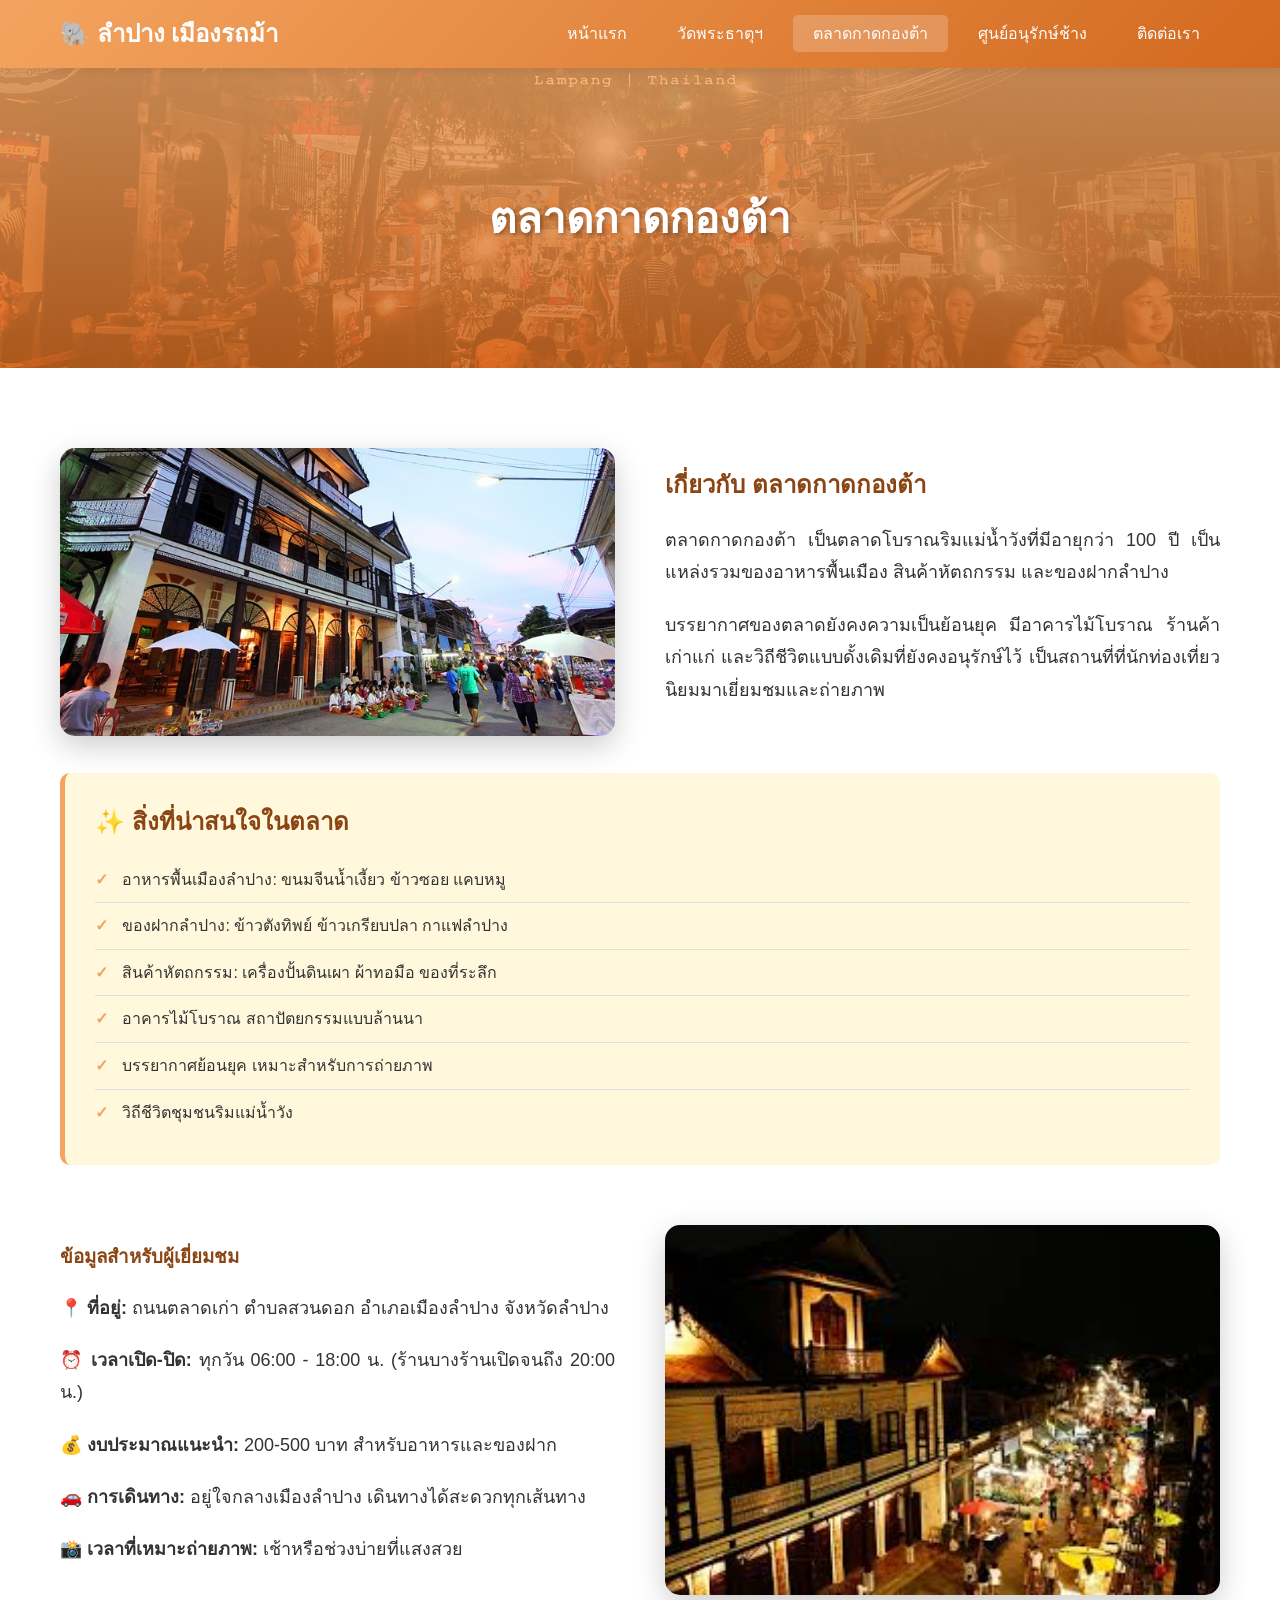
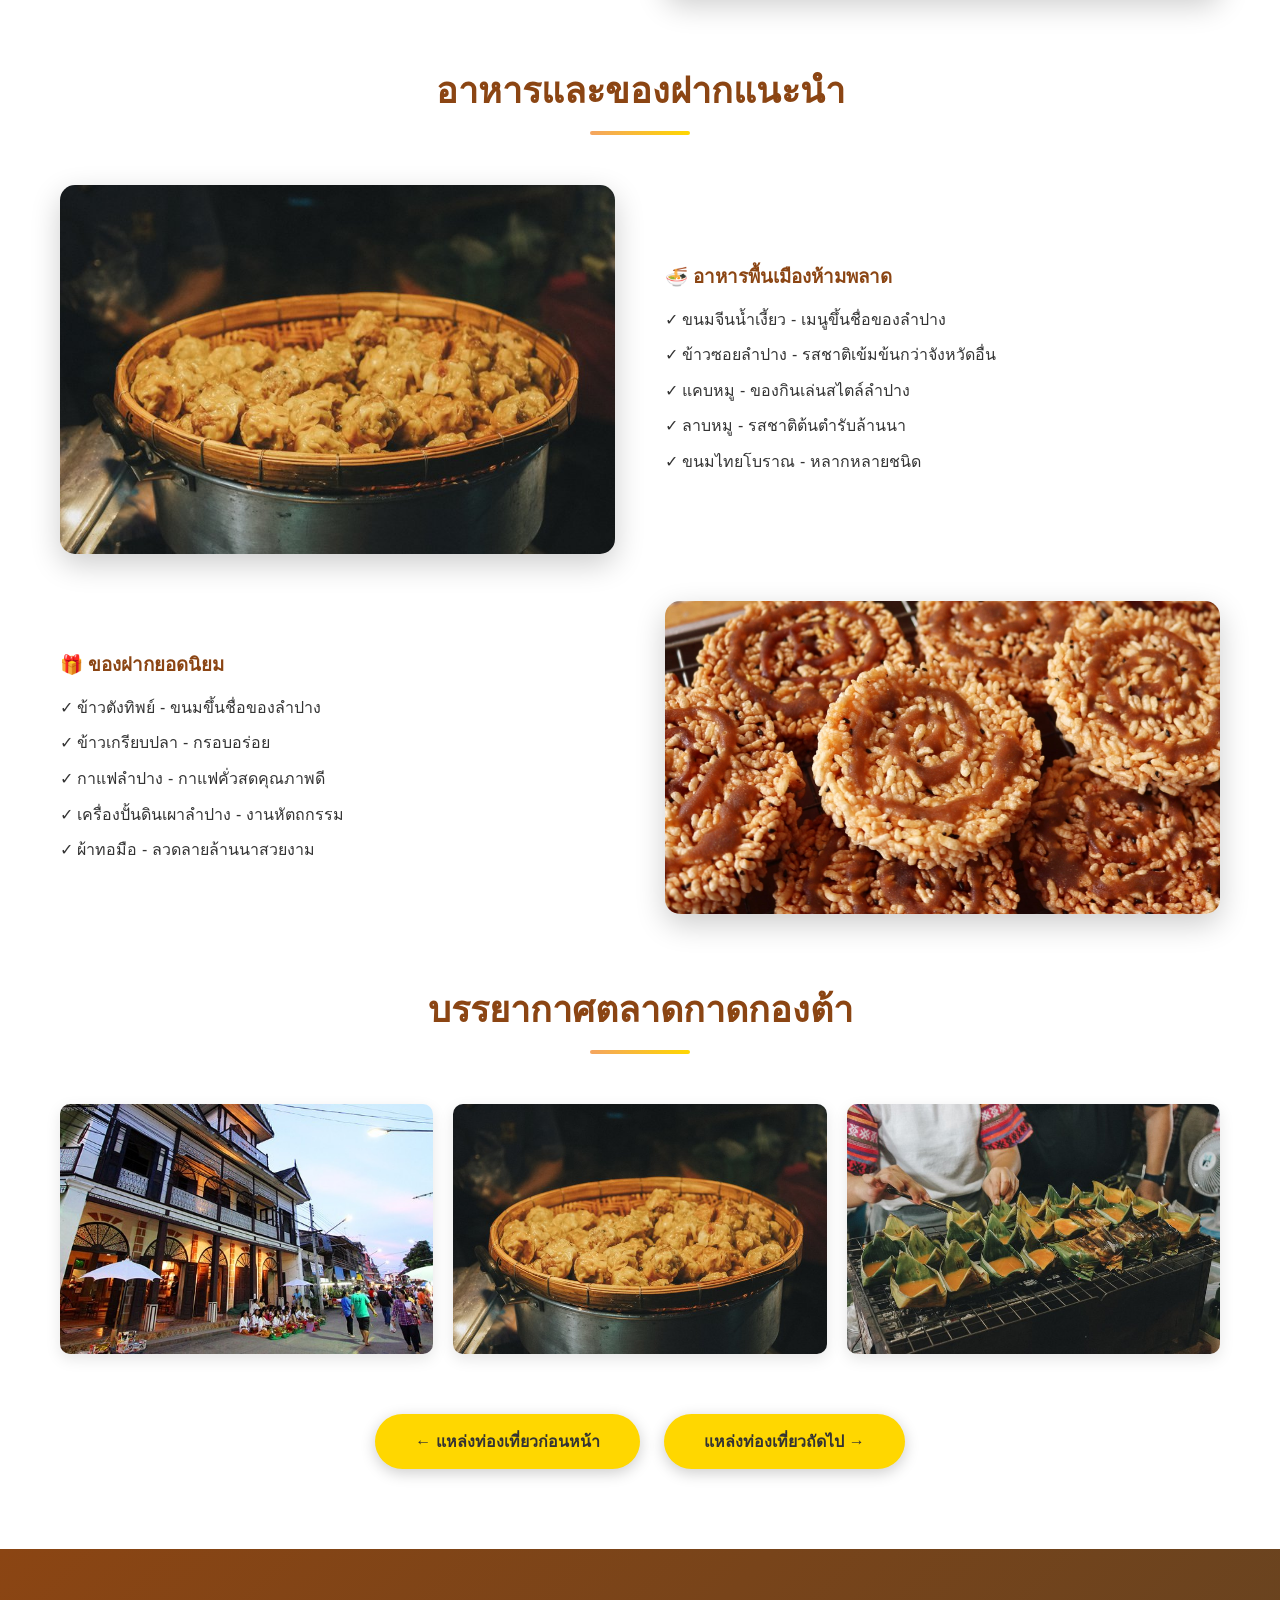
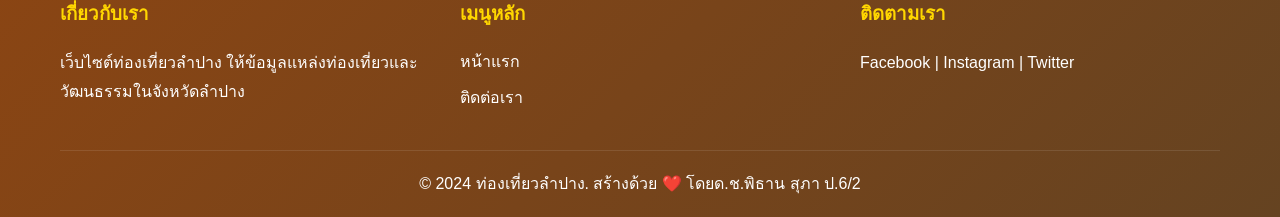
<file: kad-kong-ta.html>
<!DOCTYPE html>
<html lang="th">
<head>
    <meta charset="UTF-8">
    <meta name="viewport" content="width=device-width, initial-scale=1.0">
    <title>ตลาดกาดกองต้า - ท่องเที่ยวลำปาง</title>
    <link rel="stylesheet" href="styles.css">
</head>
<body>
    <header>
        <div class="container">
            <div class="logo">
                <h1>🐘 ลำปาง เมืองรถม้า</h1>
            </div>
            <nav>
                <ul>
                    <li><a href="index.html">หน้าแรก</a></li>
                    <li><a href="wat-phra-that.html">วัดพระธาตุฯ</a></li>
                    <li><a href="kad-kong-ta.html" class="active">ตลาดกาดกองต้า</a></li>
                    <li><a href="elephant-center.html">ศูนย์อนุรักษ์ช้าง</a></li>
                    <li><a href="contact.html">ติดต่อเรา</a></li>
                </ul>
            </nav>
        </div>
    </header>

    <section class="detail-hero" style="background-image: linear-gradient(rgba(244, 164, 96, 0.8), rgba(210, 105, 30, 0.8)), url('images/coverkongtamarket.jpg');">
        <h2>ตลาดกาดกองต้า</h2>
    </section>

    <section class="detail-content">
        <div class="container">
            <div class="content-wrapper">
                <div class="content-image">
                    <img src="images/kongtamarket1.jpg" alt="ตลาดกาดกองต้า">
                </div>
                <div class="content-text">
                    <h2 style="color: #8B4513; margin-bottom: 20px;">เกี่ยวกับ ตลาดกาดกองต้า</h2>
                    <p>ตลาดกาดกองต้า เป็นตลาดโบราณริมแม่น้ำวังที่มีอายุกว่า 100 ปี เป็นแหล่งรวมของอาหารพื้นเมือง สินค้าหัตถกรรม และของฝากลำปาง</p>
                    <p>บรรยากาศของตลาดยังคงความเป็นย้อนยุค มีอาคารไม้โบราณ ร้านค้าเก่าแก่ และวิถีชีวิตแบบดั้งเดิมที่ยังคงอนุรักษ์ไว้ เป็นสถานที่ที่นักท่องเที่ยวนิยมมาเยี่ยมชมและถ่ายภาพ</p>
                </div>
            </div>

            <div class="info-box">
                <h3>✨ สิ่งที่น่าสนใจในตลาด</h3>
                <ul>
                    <li>อาหารพื้นเมืองลำปาง: ขนมจีนน้ำเงี้ยว ข้าวซอย แคบหมู</li>
                    <li>ของฝากลำปาง: ข้าวตังทิพย์ ข้าวเกรียบปลา กาแฟลำปาง</li>
                    <li>สินค้าหัตถกรรม: เครื่องปั้นดินเผา ผ้าทอมือ ของที่ระลึก</li>
                    <li>อาคารไม้โบราณ สถาปัตยกรรมแบบล้านนา</li>
                    <li>บรรยากาศย้อนยุค เหมาะสำหรับการถ่ายภาพ</li>
                    <li>วิถีชีวิตชุมชนริมแม่น้ำวัง</li>
                </ul>
            </div>

            <div class="content-wrapper" style="margin-top: 60px;">
                <div class="content-text">
                    <h3 style="color: #8B4513; margin-bottom: 20px;">ข้อมูลสำหรับผู้เยี่ยมชม</h3>
                    <p><strong>📍 ที่อยู่:</strong> ถนนตลาดเก่า ตำบลสวนดอก อำเภอเมืองลำปาง จังหวัดลำปาง</p>
                    <p><strong>⏰ เวลาเปิด-ปิด:</strong> ทุกวัน 06:00 - 18:00 น. (ร้านบางร้านเปิดจนถึง 20:00 น.)</p>
                    <p><strong>💰 งบประมาณแนะนำ:</strong> 200-500 บาท สำหรับอาหารและของฝาก</p>
                    <p><strong>🚗 การเดินทาง:</strong> อยู่ใจกลางเมืองลำปาง เดินทางได้สะดวกทุกเส้นทาง</p>
                    <p><strong>📸 เวลาที่เหมาะถ่ายภาพ:</strong> เช้าหรือช่วงบ่ายที่แสงสวย</p>
                </div>
                <div class="content-image">
                    <img src="images/kongtamarket3.jpg" alt="บรรยากาศตลาด">
                </div>
            </div>

            <div style="margin-top: 60px;">
                <h2 class="section-title">อาหารและของฝากแนะนำ</h2>
                <div class="content-wrapper" style="margin-bottom: 40px;">
                    <div class="content-image">
                        <img src="images/kongtamarket6.jpg" alt="อาหารพื้นเมือง">
                    </div>
                    <div class="content-text">
                        <h3 style="color: #8B4513; margin-bottom: 15px;">🍜 อาหารพื้นเมืองห้ามพลาด</h3>
                        <ul style="list-style: none; padding-left: 0;">
                            <li style="margin-bottom: 10px;">✓ ขนมจีนน้ำเงี้ยว - เมนูขึ้นชื่อของลำปาง</li>
                            <li style="margin-bottom: 10px;">✓ ข้าวซอยลำปาง - รสชาติเข้มข้นกว่าจังหวัดอื่น</li>
                            <li style="margin-bottom: 10px;">✓ แคบหมู - ของกินเล่นสไตล์ลำปาง</li>
                            <li style="margin-bottom: 10px;">✓ ลาบหมู - รสชาติต้นตำรับล้านนา</li>
                            <li style="margin-bottom: 10px;">✓ ขนมไทยโบราณ - หลากหลายชนิด</li>
                        </ul>
                    </div>
                </div>

                <div class="content-wrapper">
                    <div class="content-text">
                        <h3 style="color: #8B4513; margin-bottom: 15px;">🎁 ของฝากยอดนิยม</h3>
                        <ul style="list-style: none; padding-left: 0;">
                            <li style="margin-bottom: 10px;">✓ ข้าวตังทิพย์ - ขนมขึ้นชื่อของลำปาง</li>
                            <li style="margin-bottom: 10px;">✓ ข้าวเกรียบปลา - กรอบอร่อย</li>
                            <li style="margin-bottom: 10px;">✓ กาแฟลำปาง - กาแฟคั่วสดคุณภาพดี</li>
                            <li style="margin-bottom: 10px;">✓ เครื่องปั้นดินเผาลำปาง - งานหัตถกรรม</li>
                            <li style="margin-bottom: 10px;">✓ ผ้าทอมือ - ลวดลายล้านนาสวยงาม</li>
                        </ul>
                    </div>
                    <div class="content-image">
                        <img src="images/kong0.jpg" alt="ของฝาก">
                    </div>
                </div>
            </div>

            <div style="margin-top: 60px;">
                <h2 class="section-title">บรรยากาศตลาดกาดกองต้า</h2>
                <div class="gallery">
                    <img src="images/kongtamarket1.jpg" alt="ตลาด 1">
                    <img src="images/kongtamarket6.jpg" alt="ตลาด 2">
                    <img src="images/kongtamarket7.jpg" alt="อาหาร">
                </div>
            </div>

            <div style="margin-top: 60px; text-align: center;">
                <a href="wat-phra-that.html" class="btn" style="margin-right: 20px;">← แหล่งท่องเที่ยวก่อนหน้า</a>
                <a href="elephant-center.html" class="btn">แหล่งท่องเที่ยวถัดไป →</a>
            </div>
        </div>
    </section>

    <footer>
        <div class="container">
            <div class="footer-content">
                <div class="footer-section">
                    <h3>เกี่ยวกับเรา</h3>
                    <p>เว็บไซต์ท่องเที่ยวลำปาง ให้ข้อมูลแหล่งท่องเที่ยวและวัฒนธรรมในจังหวัดลำปาง</p>
                </div>
                <div class="footer-section">
                    <h3>เมนูหลัก</h3>
                    <ul>
                        <li><a href="index.html">หน้าแรก</a></li>
                        <li><a href="contact.html">ติดต่อเรา</a></li>
                    </ul>
                </div>
                <div class="footer-section">
                    <h3>ติดตามเรา</h3>
                    <p>Facebook | Instagram | Twitter</p>
                </div>
            </div>
            <div class="footer-bottom">
                <p>&copy; 2024 ท่องเที่ยวลำปาง. สร้างด้วย ❤️ โดยด.ช.พิธาน สุภา ป.6/2</p>
            </div>
        </div>
    </footer>
</body>
</html>
</file>
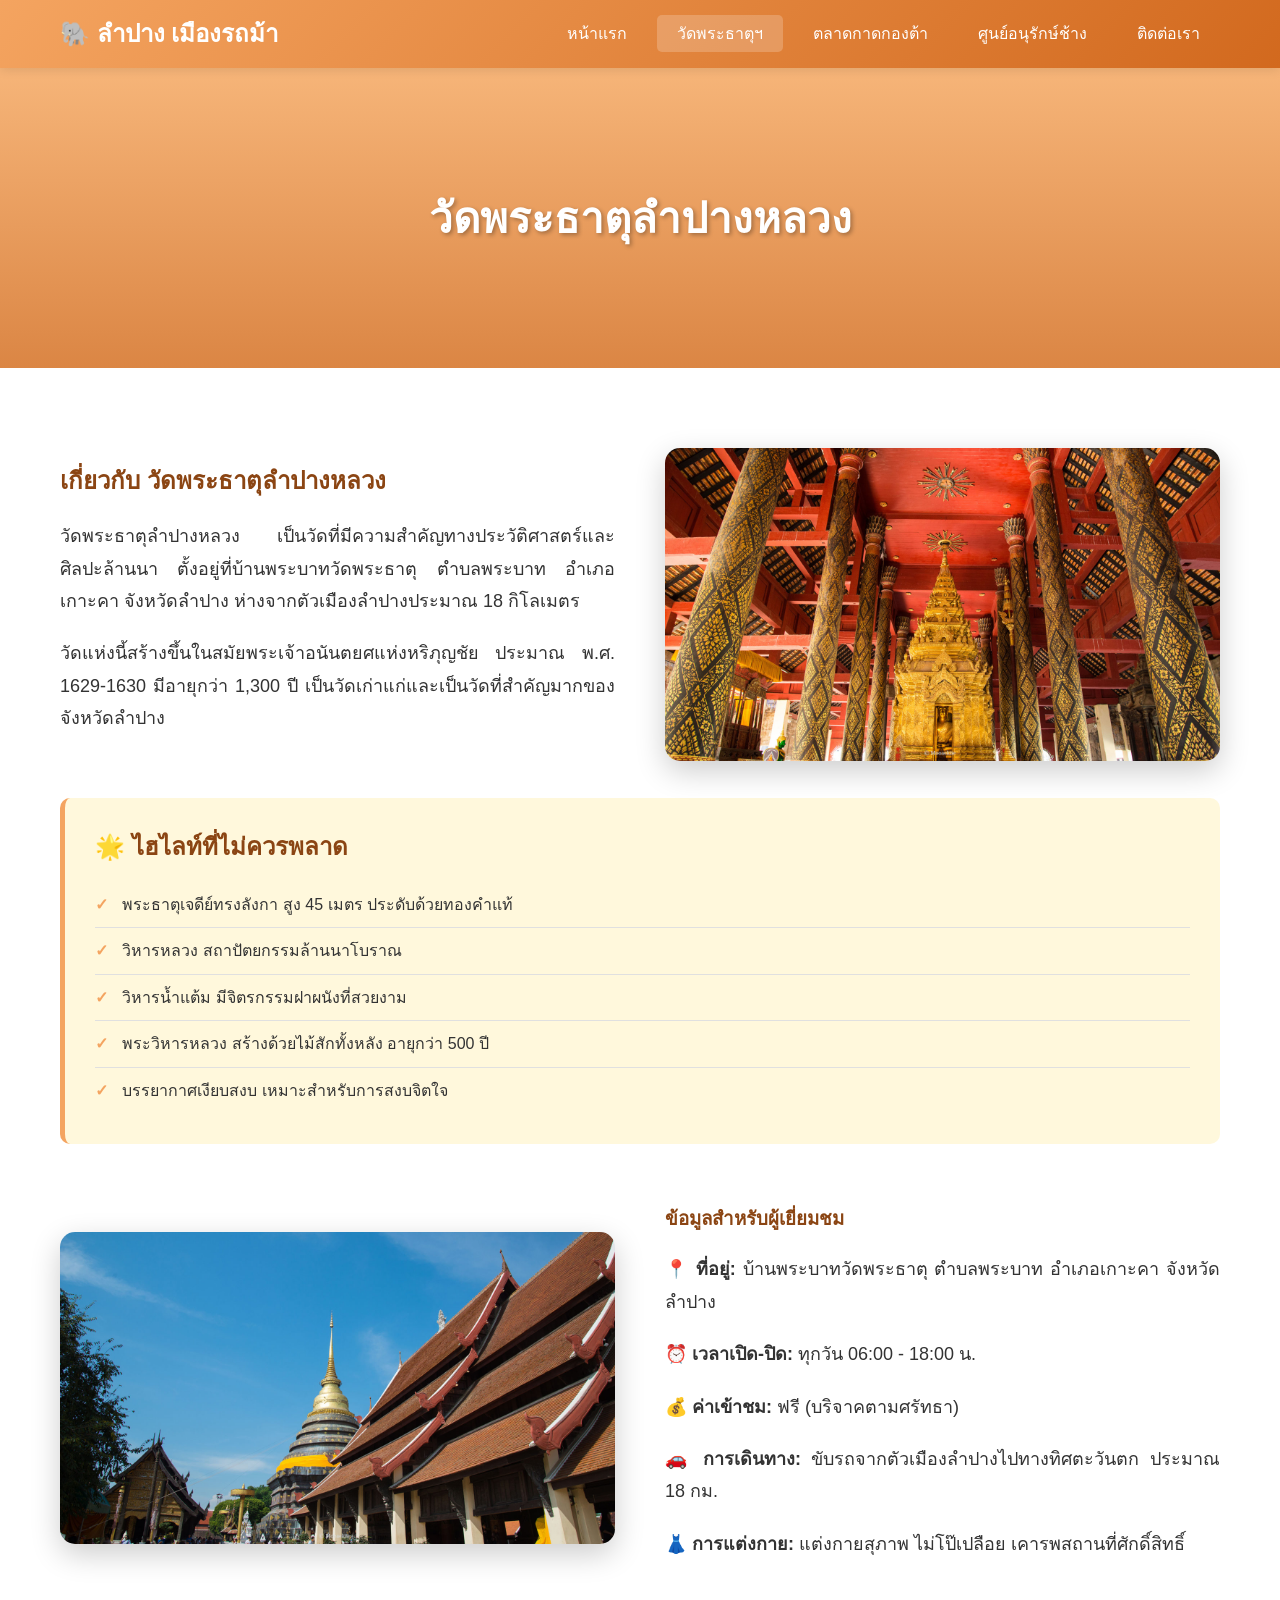
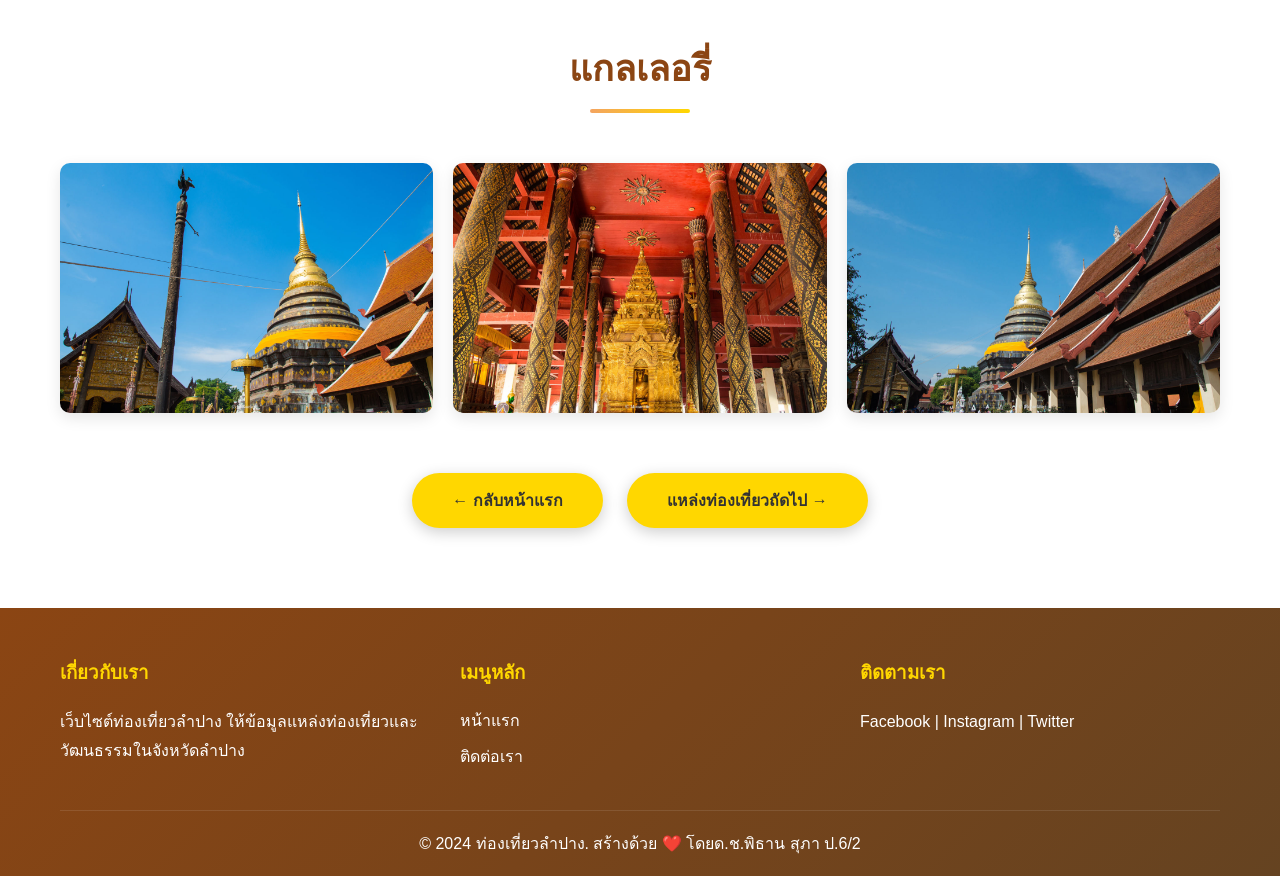
<file: wat-phra-that.html>
<!DOCTYPE html>
<html lang="th">
<head>
    <meta charset="UTF-8">
    <meta name="viewport" content="width=device-width, initial-scale=1.0">
    <title>วัดพระธาตุลำปางหลวง - ท่องเที่ยวลำปาง</title>
    <link rel="stylesheet" href="styles.css">
</head>
<body>
    <header>
        <div class="container">
            <div class="logo">
                <h1>🐘 ลำปาง เมืองรถม้า</h1>
            </div>
            <nav>
                <ul>
                    <li><a href="index.html">หน้าแรก</a></li>
                    <li><a href="wat-phra-that.html" class="active">วัดพระธาตุฯ</a></li>
                    <li><a href="kad-kong-ta.html">ตลาดกาดกองต้า</a></li>
                    <li><a href="elephant-center.html">ศูนย์อนุรักษ์ช้าง</a></li>
                    <li><a href="contact.html">ติดต่อเรา</a></li>
                </ul>
            </nav>
        </div>
    </header>

    <section class="detail-hero" style="background-image: linear-gradient(rgba(244, 164, 96, 0.8), rgba(210, 105, 30, 0.8)), url('https://images.unsplash.com/photo-1551882547-ff40c63fe5fa?w=1600&h=400&fit=crop');">
        <h2>วัดพระธาตุลำปางหลวง</h2>
    </section>

    <section class="detail-content">
        <div class="container">
            <div class="content-wrapper">
                <div class="content-text">
                    <h2 style="color: #8B4513; margin-bottom: 20px;">เกี่ยวกับ วัดพระธาตุลำปางหลวง</h2>
                    <p>วัดพระธาตุลำปางหลวง เป็นวัดที่มีความสำคัญทางประวัติศาสตร์และศิลปะล้านนา ตั้งอยู่ที่บ้านพระบาทวัดพระธาตุ ตำบลพระบาท อำเภอเกาะคา จังหวัดลำปาง ห่างจากตัวเมืองลำปางประมาณ 18 กิโลเมตร</p>
                    <p>วัดแห่งนี้สร้างขึ้นในสมัยพระเจ้าอนันตยศแห่งหริภุญชัย ประมาณ พ.ศ. 1629-1630 มีอายุกว่า 1,300 ปี เป็นวัดเก่าแก่และเป็นวัดที่สำคัญมากของจังหวัดลำปาง</p>
                </div>
                <div class="content-image">
                    <img src="images/Watphrathatlampangluang2.jpg" alt="วัดพระธาตุลำปางหลวง">
                </div>
            </div>

            <div class="info-box">
                <h3>🌟 ไฮไลท์ที่ไม่ควรพลาด</h3>
                <ul>
                    <li>พระธาตุเจดีย์ทรงลังกา สูง 45 เมตร ประดับด้วยทองคำแท้</li>
                    <li>วิหารหลวง สถาปัตยกรรมล้านนาโบราณ</li>
                    <li>วิหารน้ำแต้ม มีจิตรกรรมฝาผนังที่สวยงาม</li>
                    <li>พระวิหารหลวง สร้างด้วยไม้สักทั้งหลัง อายุกว่า 500 ปี</li>
                    <li>บรรยากาศเงียบสงบ เหมาะสำหรับการสงบจิตใจ</li>
                </ul>
            </div>

            <div class="content-wrapper" style="margin-top: 60px;">
                <div class="content-image">
                    <img src="images/Watphrathatlampangluang3.jpg" alt="พระธาตุเจดีย์">
                </div>
                <div class="content-text">
                    <h3 style="color: #8B4513; margin-bottom: 20px;">ข้อมูลสำหรับผู้เยี่ยมชม</h3>
                    <p><strong>📍 ที่อยู่:</strong> บ้านพระบาทวัดพระธาตุ ตำบลพระบาท อำเภอเกาะคา จังหวัดลำปาง</p>
                    <p><strong>⏰ เวลาเปิด-ปิด:</strong> ทุกวัน 06:00 - 18:00 น.</p>
                    <p><strong>💰 ค่าเข้าชม:</strong> ฟรี (บริจาคตามศรัทธา)</p>
                    <p><strong>🚗 การเดินทาง:</strong> ขับรถจากตัวเมืองลำปางไปทางทิศตะวันตก ประมาณ 18 กม.</p>
                    <p><strong>👗 การแต่งกาย:</strong> แต่งกายสุภาพ ไม่โป๊เปลือย เคารพสถานที่ศักดิ์สิทธิ์</p>
                </div>
            </div>

            <div style="margin-top: 60px;">
                <h2 class="section-title">แกลเลอรี่</h2>
                <div class="gallery">
                    <img src="images/Watphrathatlampangluang.jpg" alt="วัดพระธาตุ 1">
                    <img src="images/Watphrathatlampangluang2.jpg" alt="วัดพระธาตุ 2">
                    <img src="images/Watphrathatlampangluang3.jpg" alt="วัดพระธาตุ 3">
                </div>
            </div>

            <div style="margin-top: 60px; text-align: center;">
                <a href="index.html" class="btn" style="margin-right: 20px;">← กลับหน้าแรก</a>
                <a href="kad-kong-ta.html" class="btn">แหล่งท่องเที่ยวถัดไป →</a>
            </div>
        </div>
    </section>

    <footer>
        <div class="container">
            <div class="footer-content">
                <div class="footer-section">
                    <h3>เกี่ยวกับเรา</h3>
                    <p>เว็บไซต์ท่องเที่ยวลำปาง ให้ข้อมูลแหล่งท่องเที่ยวและวัฒนธรรมในจังหวัดลำปาง</p>
                </div>
                <div class="footer-section">
                    <h3>เมนูหลัก</h3>
                    <ul>
                        <li><a href="index.html">หน้าแรก</a></li>
                        <li><a href="contact.html">ติดต่อเรา</a></li>
                    </ul>
                </div>
                <div class="footer-section">
                    <h3>ติดตามเรา</h3>
                    <p>Facebook | Instagram | Twitter</p>
                </div>
            </div>
            <div class="footer-bottom">
                <p>&copy; 2024 ท่องเที่ยวลำปาง. สร้างด้วย ❤️ โดยด.ช.พิธาน สุภา ป.6/2</p>
            </div>
        </div>
    </footer>
</body>
</html>
</file>
<file: styles.css>
/* ========== ตั้งค่าพื้นฐาน ========== */
* {
    margin: 0;
    padding: 0;
    box-sizing: border-box;
}

body {
    font-family: 'Segoe UI', Tahoma, Geneva, Verdana, sans-serif;
    line-height: 1.6;
    color: #333;
    background-color: #FFF8DC;
}

.container {
    max-width: 1200px;
    margin: 0 auto;
    padding: 0 20px;
}

/* ========== Header และ Navigation ========== */
header {
    background: linear-gradient(135deg, #F4A460 0%, #D2691E 100%);
    box-shadow: 0 2px 10px rgba(0,0,0,0.1);
    position: sticky;
    top: 0;
    z-index: 1000;
}

header .container {
    display: flex;
    justify-content: space-between;
    align-items: center;
    padding: 15px 20px;
}

.logo h1 {
    color: white;
    font-size: 24px;
    font-weight: bold;
}

nav ul {
    display: flex;
    list-style: none;
    gap: 10px;
}

nav ul li a {
    color: white;
    text-decoration: none;
    padding: 10px 20px;
    border-radius: 5px;
    transition: all 0.3s ease;
    font-weight: 500;
}

nav ul li a:hover,
nav ul li a.active {
    background-color: rgba(255, 255, 255, 0.2);
    transform: translateY(-2px);
}

/* ========== Hero Section ========== */
.hero {
    background: linear-gradient(rgba(244, 164, 96, 0.8), rgba(210, 105, 30, 0.8)),
    url('images/lampang2.jpg') center/cover;
    height: 500px;
    display: flex;
    align-items: center;
    justify-content: center;
    text-align: center;
    color: white;
}

.hero-content h2 {
    font-size: 48px;
    margin-bottom: 20px;
    text-shadow: 2px 2px 4px rgba(0,0,0,0.3);
}

.hero-content p {
    font-size: 24px;
    margin-bottom: 30px;
    text-shadow: 1px 1px 2px rgba(0,0,0,0.3);
}

.btn {
    display: inline-block;
    padding: 15px 40px;
    background-color: #FFD700;
    color: #333;
    text-decoration: none;
    border-radius: 50px;
    font-weight: bold;
    transition: all 0.3s ease;
    box-shadow: 0 4px 15px rgba(0,0,0,0.2);
}

.btn:hover {
    background-color: #FFA500;
    transform: translateY(-3px);
    box-shadow: 0 6px 20px rgba(0,0,0,0.3);
}

/* ========== Section Title ========== */
.section-title {
    text-align: center;
    font-size: 36px;
    color: #8B4513;
    margin-bottom: 50px;
    position: relative;
    padding-bottom: 15px;
}

.section-title::after {
    content: '';
    position: absolute;
    bottom: 0;
    left: 50%;
    transform: translateX(-50%);
    width: 100px;
    height: 4px;
    background: linear-gradient(90deg, #F4A460, #FFD700);
    border-radius: 2px;
}

/* ========== About Section ========== */
.about {
    padding: 80px 0;
    background-color: white;
}

.content-wrapper {
    display: flex;
    align-items: center;
    gap: 50px;
}

.content-text {
    flex: 1;
}

.content-text p {
    font-size: 18px;
    margin-bottom: 20px;
    text-align: justify;
    line-height: 1.8;
}

.content-image {
    flex: 1;
}

.content-image img {
    width: 100%;
    border-radius: 15px;
    box-shadow: 0 10px 30px rgba(0,0,0,0.2);
    transition: transform 0.3s ease;
}

.content-image img:hover {
    transform: scale(1.05);
}

/* ========== Attractions Section ========== */
.attractions {
    padding: 80px 0;
}

.attraction-item {
    display: flex;
    align-items: center;
    gap: 50px;
    margin-bottom: 60px;
    background-color: white;
    padding: 40px;
    border-radius: 15px;
    box-shadow: 0 5px 20px rgba(0,0,0,0.1);
    transition: transform 0.3s ease;
}

.attraction-item:hover {
    transform: translateY(-5px);
    box-shadow: 0 10px 30px rgba(0,0,0,0.15);
}

.attraction-item.reverse {
    flex-direction: row-reverse;
}

.attraction-image {
    flex: 1;
}

.attraction-image img {
    width: 100%;
    border-radius: 10px;
    box-shadow: 0 5px 15px rgba(0,0,0,0.1);
}

.attraction-content {
    flex: 1;
}

.attraction-content h3 {
    font-size: 28px;
    color: #8B4513;
    margin-bottom: 20px;
}

.attraction-content p {
    font-size: 16px;
    line-height: 1.8;
    margin-bottom: 20px;
    text-align: justify;
}

.btn-link {
    display: inline-block;
    color: #F4A460;
    text-decoration: none;
    font-weight: bold;
    font-size: 18px;
    transition: all 0.3s ease;
}

.btn-link:hover {
    color: #D2691E;
    transform: translateX(5px);
}

/* ========== Detail Page Styles ========== */
.detail-hero {
    background: linear-gradient(rgba(244, 164, 96, 0.8), rgba(210, 105, 30, 0.8)),
    url('https://images.unsplash.com/photo-1551882547-ff40c63fe5fa?w=1600&h=400&fit=crop') center/cover;
    height: 300px;
    display: flex;
    align-items: center;
    justify-content: center;
    text-align: center;
    color: white;
}

.detail-hero h2 {
    font-size: 42px;
    text-shadow: 2px 2px 4px rgba(0,0,0,0.3);
}

.detail-content {
    padding: 80px 0;
    background-color: white;
}

.info-box {
    background-color: #FFF8DC;
    padding: 30px;
    border-radius: 10px;
    border-left: 5px solid #F4A460;
    margin: 30px 0;
}

.info-box h3 {
    color: #8B4513;
    margin-bottom: 15px;
    font-size: 24px;
}

.info-box ul {
    list-style: none;
    padding-left: 0;
}

.info-box ul li {
    padding: 10px 0;
    border-bottom: 1px solid #e0e0e0;
    font-size: 16px;
}

.info-box ul li:last-child {
    border-bottom: none;
}

.info-box ul li::before {
    content: "✓ ";
    color: #F4A460;
    font-weight: bold;
    margin-right: 10px;
}

.gallery {
    display: grid;
    grid-template-columns: repeat(auto-fit, minmax(300px, 1fr));
    gap: 20px;
    margin-top: 40px;
}

.gallery img {
    width: 100%;
    height: 250px;
    object-fit: cover;
    border-radius: 10px;
    box-shadow: 0 5px 15px rgba(0,0,0,0.1);
    transition: transform 0.3s ease;
}

.gallery img:hover {
    transform: scale(1.05);
}

/* ========== Contact Form ========== */
.contact-section {
    padding: 80px 0;
}

.contact-container {
    display: flex;
    gap: 50px;
}

.contact-info {
    flex: 1;
    background-color: white;
    padding: 40px;
    border-radius: 15px;
    box-shadow: 0 5px 20px rgba(0,0,0,0.1);
}

.contact-info h3 {
    color: #8B4513;
    margin-bottom: 20px;
    font-size: 24px;
}

.contact-info p {
    margin-bottom: 15px;
    font-size: 16px;
    line-height: 1.8;
}

.contact-form {
    flex: 1;
    background-color: white;
    padding: 40px;
    border-radius: 15px;
    box-shadow: 0 5px 20px rgba(0,0,0,0.1);
}

.form-group {
    margin-bottom: 25px;
}

.form-group label {
    display: block;
    margin-bottom: 8px;
    color: #8B4513;
    font-weight: bold;
}

.form-group input, 
.form-group textarea {
    width: 100%;
    padding: 12px;
    border: 2px solid #e0e0e0;
    border-radius: 5px;
    font-size: 16px;
    transition: border-color 0.3s ease;
}

.form-group input:focus, 
.form-group textarea:focus {
    outline: none;
    border-color: #F4A460;
}

.form-group textarea {
    resize: vertical;
    min-height: 150px;
}

.submit-btn {
    width: 100%;
    padding: 15px;
    background: linear-gradient(135deg, #F4A460 0%, #D2691E 100%);
    color: white;
    border: none;
    border-radius: 5px;
    font-size: 18px;
    font-weight: bold;
    cursor: pointer;
    transition: all 0.3s ease;
}

.submit-btn:hover {
    transform: translateY(-2px);
    box-shadow: 0 5px 15px rgba(0,0,0,0.2);
}

/* ========== Footer ========== */
footer {
    background: linear-gradient(135deg, #8B4513 0%, #654321 100%);
    color: white;
    padding: 50px 0 20px;
}

.footer-content {
    display: grid;
    grid-template-columns: repeat(auto-fit, minmax(250px, 1fr));
    gap: 40px;
    margin-bottom: 30px;
}

.footer-section h3 {
    margin-bottom: 20px;
    color: #FFD700;
}

.footer-section p {
    line-height: 1.8;
}

.footer-section ul {
    list-style: none;
}

.footer-section ul li {
    margin-bottom: 10px;
}

.footer-section ul li a {
    color: white;
    text-decoration: none;
    transition: color 0.3s ease;
}

.footer-section ul li a:hover {
    color: #FFD700;
}

.footer-bottom {
    text-align: center;
    padding-top: 20px;
    border-top: 1px solid rgba(255, 255, 255, 0.1);
}

/* ========== Responsive Design ========== */
@media (max-width: 768px) {
    header .container {
        flex-direction: column;
        gap: 15px;
    }

    nav ul {
        flex-wrap: wrap;
        justify-content: center;
    }

    .hero-content h2 {
        font-size: 32px;
    }

    .hero-content p {
        font-size: 18px;
    }

    .content-wrapper, 
    .attraction-item, 
    .attraction-item.reverse, 
    .contact-container {
        flex-direction: column;
    }

    .section-title {
        font-size: 28px;
    }

    .gallery {
        grid-template-columns: 1fr;
    }
}
</file>
